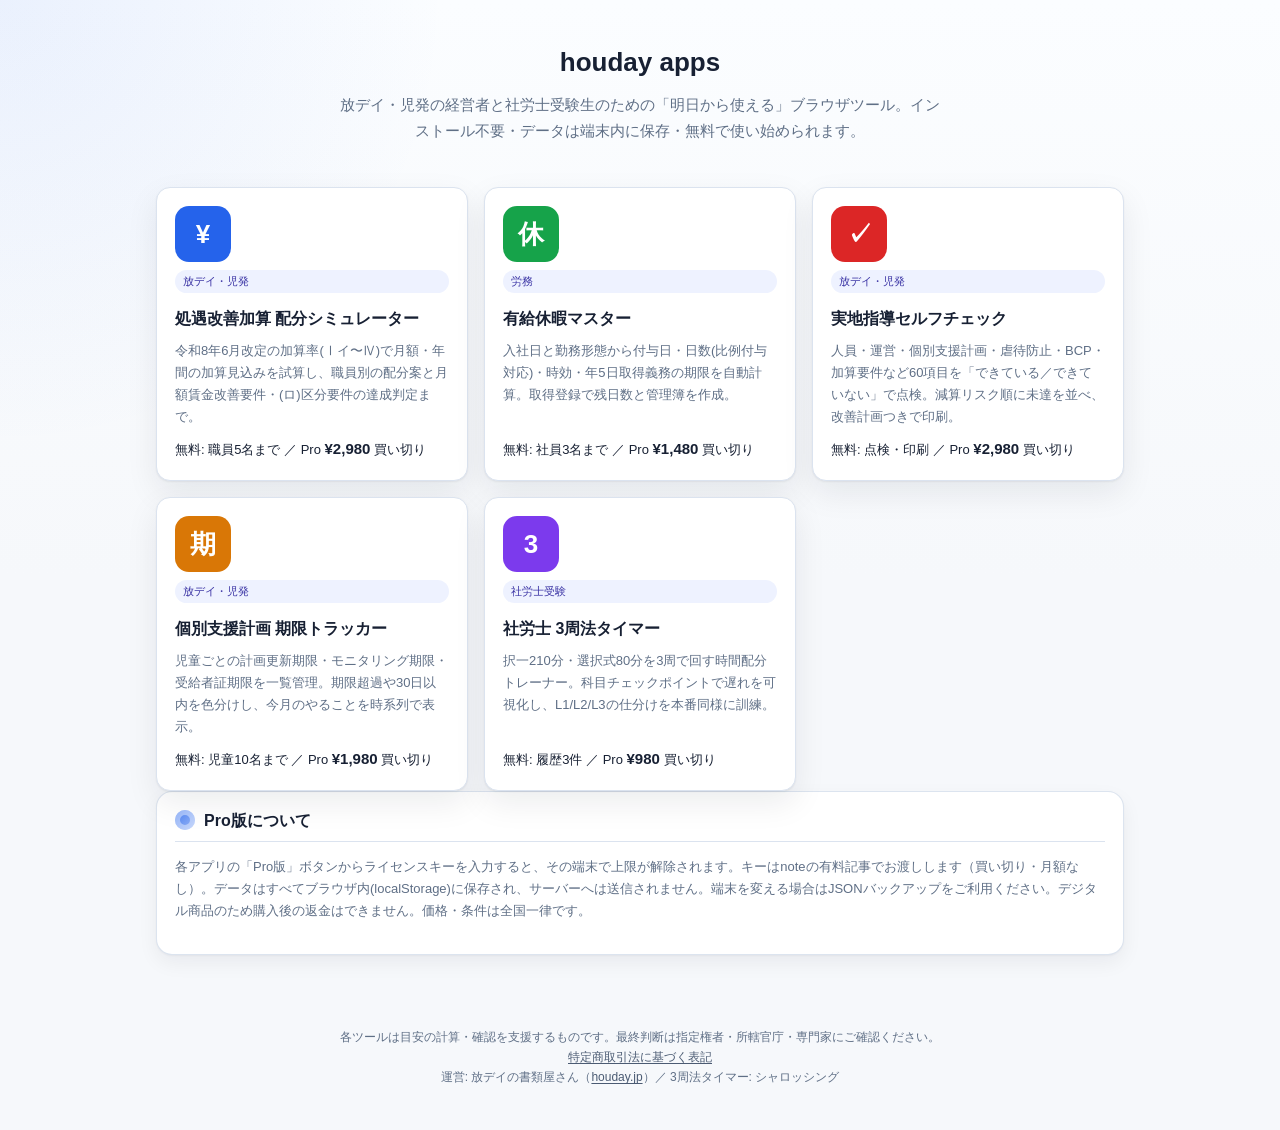
<file: index.html>
<!DOCTYPE html>
<html lang="ja">
<head>
<meta charset="utf-8">
<meta name="viewport" content="width=device-width,initial-scale=1">
<title>houday apps ── 放デイ・児発と社労士受験の実務ツール</title>
<meta name="description" content="放課後等デイサービス・児童発達支援の経営者と社労士受験生のための、ブラウザで動く実務ツール集。処遇改善加算シミュレーター、有給休暇マスター、実地指導セルフチェック、個別支援計画期限トラッカー、3周法タイマー。">
<link rel="stylesheet" href="./common/theme.css">
<style>
.hero{padding:40px 16px 24px;text-align:center}
.hero h1{font-size:26px;margin:0 0 8px}
.hero p{color:var(--muted);margin:0 auto;max-width:600px}
.grid{display:grid;grid-template-columns:repeat(auto-fill,minmax(260px,1fr));gap:16px}
.app{display:flex;flex-direction:column;gap:8px;background:var(--card);border:1px solid var(--line);border-radius:14px;padding:18px;box-shadow:var(--shadow)}
.app .ic{width:56px;height:56px;border-radius:14px;display:flex;align-items:center;justify-content:center;color:#fff;font-size:26px;font-weight:700}
.app h2{font-size:16px;margin:4px 0 0}
.app p{margin:0;font-size:13px;color:var(--muted);flex:1}
.app .price{font-size:13px}
.app .price b{font-size:15px;color:var(--text)}
.tag{font-size:11px;color:#3730a3;background:#eef2ff;border-radius:999px;padding:2px 8px;display:inline-block}
</style>
</head>
<body>
<div class="hero">
  <h1>houday apps</h1>
  <p>放デイ・児発の経営者と社労士受験生のための「明日から使える」ブラウザツール。インストール不要・データは端末内に保存・無料で使い始められます。</p>
</div>
<div class="container">
  <div class="grid">
    <a class="app" href="./apps/shoguu-sim/" style="text-decoration:none;color:inherit">
      <div class="ic" style="background:#2563eb">¥</div><span class="tag">放デイ・児発</span>
      <h2>処遇改善加算 配分シミュレーター</h2>
      <p>令和8年6月改定の加算率(Ⅰイ〜Ⅳ)で月額・年間の加算見込みを試算し、職員別の配分案と月額賃金改善要件・(ロ)区分要件の達成判定まで。</p>
      <div class="price">無料: 職員5名まで ／ Pro <b>¥2,980</b> 買い切り</div>
    </a>
    <a class="app" href="./apps/yukyu-master/" style="text-decoration:none;color:inherit">
      <div class="ic" style="background:#16a34a">休</div><span class="tag">労務</span>
      <h2>有給休暇マスター</h2>
      <p>入社日と勤務形態から付与日・日数(比例付与対応)・時効・年5日取得義務の期限を自動計算。取得登録で残日数と管理簿を作成。</p>
      <div class="price">無料: 社員3名まで ／ Pro <b>¥1,480</b> 買い切り</div>
    </a>
    <a class="app" href="./apps/jitchi-check/" style="text-decoration:none;color:inherit">
      <div class="ic" style="background:#dc2626">✓</div><span class="tag">放デイ・児発</span>
      <h2>実地指導セルフチェック</h2>
      <p>人員・運営・個別支援計画・虐待防止・BCP・加算要件など60項目を「できている／できていない」で点検。減算リスク順に未達を並べ、改善計画つきで印刷。</p>
      <div class="price">無料: 点検・印刷 ／ Pro <b>¥2,980</b> 買い切り</div>
    </a>
    <a class="app" href="./apps/keikaku-tracker/" style="text-decoration:none;color:inherit">
      <div class="ic" style="background:#d97706">期</div><span class="tag">放デイ・児発</span>
      <h2>個別支援計画 期限トラッカー</h2>
      <p>児童ごとの計画更新期限・モニタリング期限・受給者証期限を一覧管理。期限超過や30日以内を色分けし、今月のやることを時系列で表示。</p>
      <div class="price">無料: 児童10名まで ／ Pro <b>¥1,980</b> 買い切り</div>
    </a>
    <a class="app" href="./apps/sanshu-timer/" style="text-decoration:none;color:inherit">
      <div class="ic" style="background:#7c3aed">3</div><span class="tag">社労士受験</span>
      <h2>社労士 3周法タイマー</h2>
      <p>択一210分・選択式80分を3周で回す時間配分トレーナー。科目チェックポイントで遅れを可視化し、L1/L2/L3の仕分けを本番同様に訓練。</p>
      <div class="price">無料: 履歴3件 ／ Pro <b>¥980</b> 買い切り</div>
    </a>
  </div>
  <div class="card">
    <h2>Pro版について</h2>
    <p class="muted">各アプリの「Pro版」ボタンからライセンスキーを入力すると、その端末で上限が解除されます。キーはnoteの有料記事でお渡しします（買い切り・月額なし）。データはすべてブラウザ内(localStorage)に保存され、サーバーへは送信されません。端末を変える場合はJSONバックアップをご利用ください。デジタル商品のため購入後の返金はできません。価格・条件は全国一律です。</p>
  </div>
</div>
<footer class="app-footer">
  各ツールは目安の計算・確認を支援するものです。最終判断は指定権者・所轄官庁・専門家にご確認ください。<br>
  <a href="./tokushoho.html">特定商取引法に基づく表記</a><br>運営: 放デイの書類屋さん（<a href="https://houday.jp/" target="_blank" rel="noopener">houday.jp</a>）／ 3周法タイマー: シャロッシング
</footer>
</body>
</html>
</file>
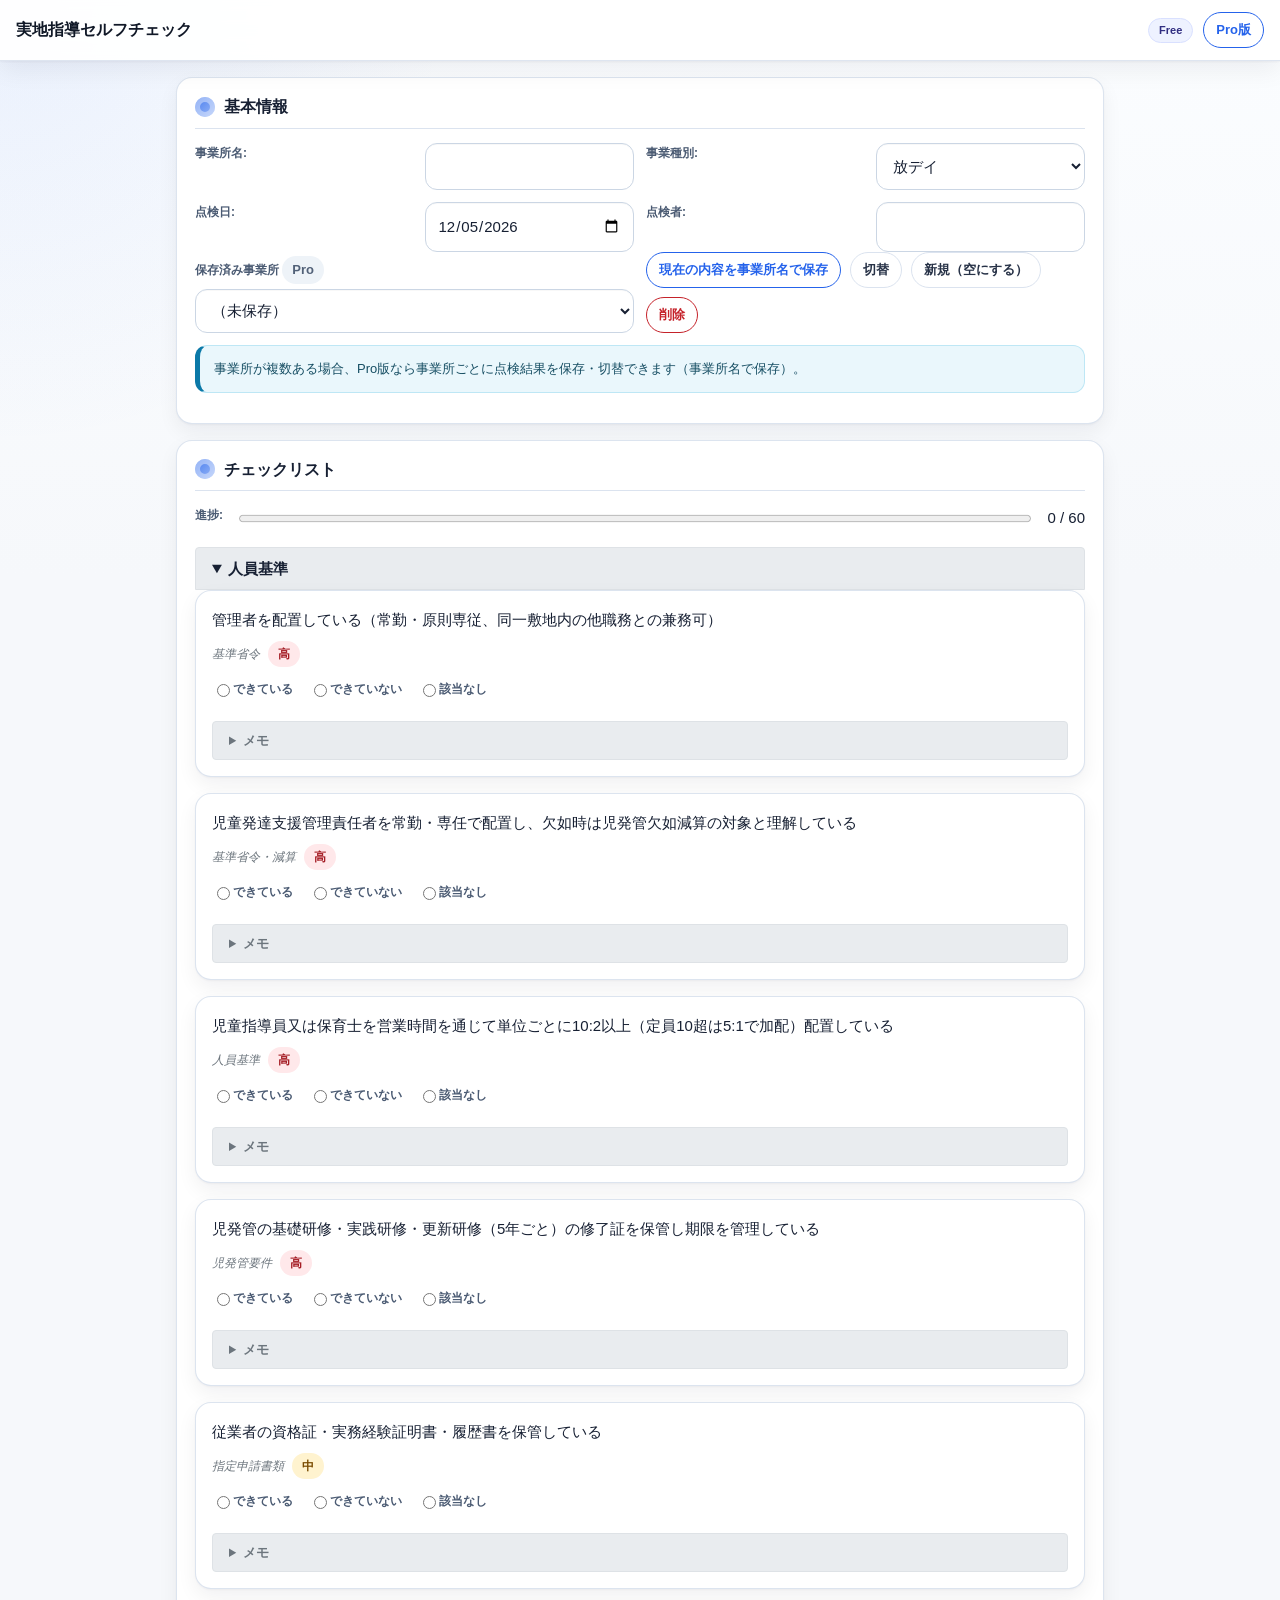
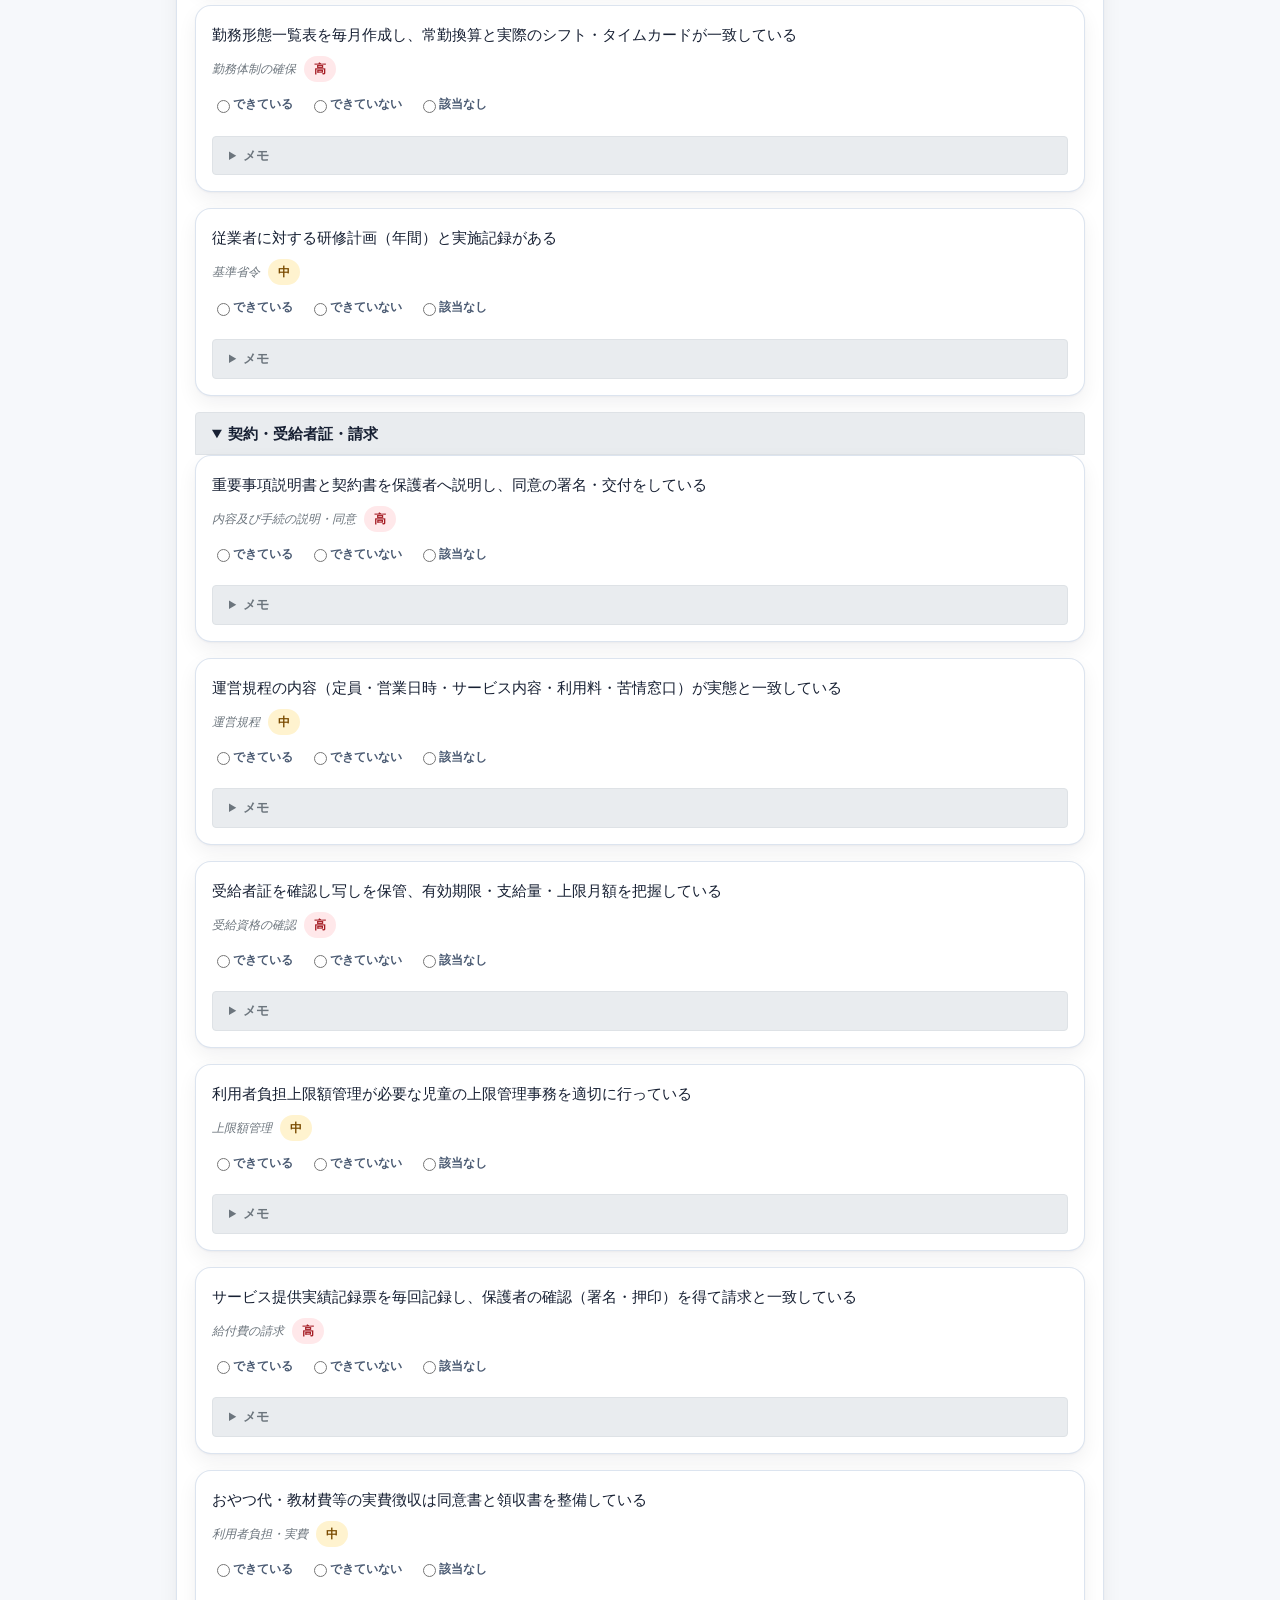
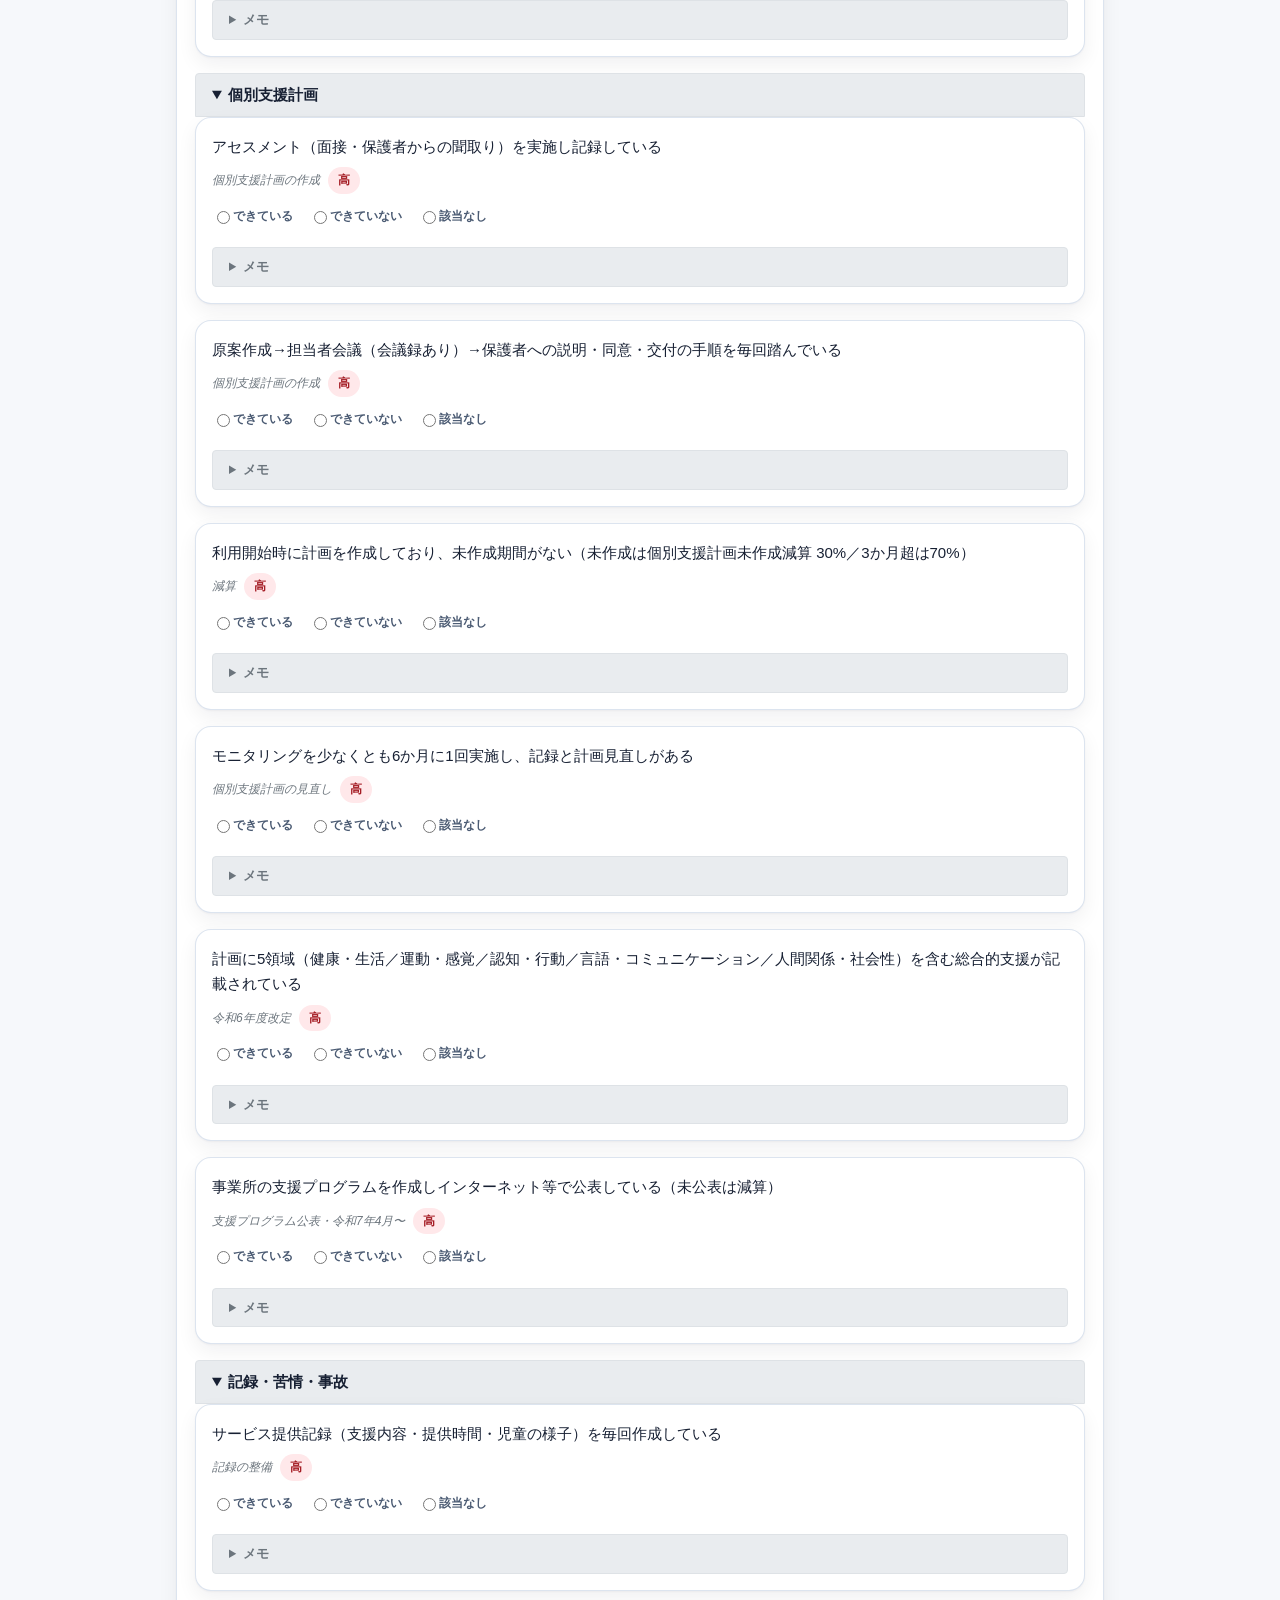
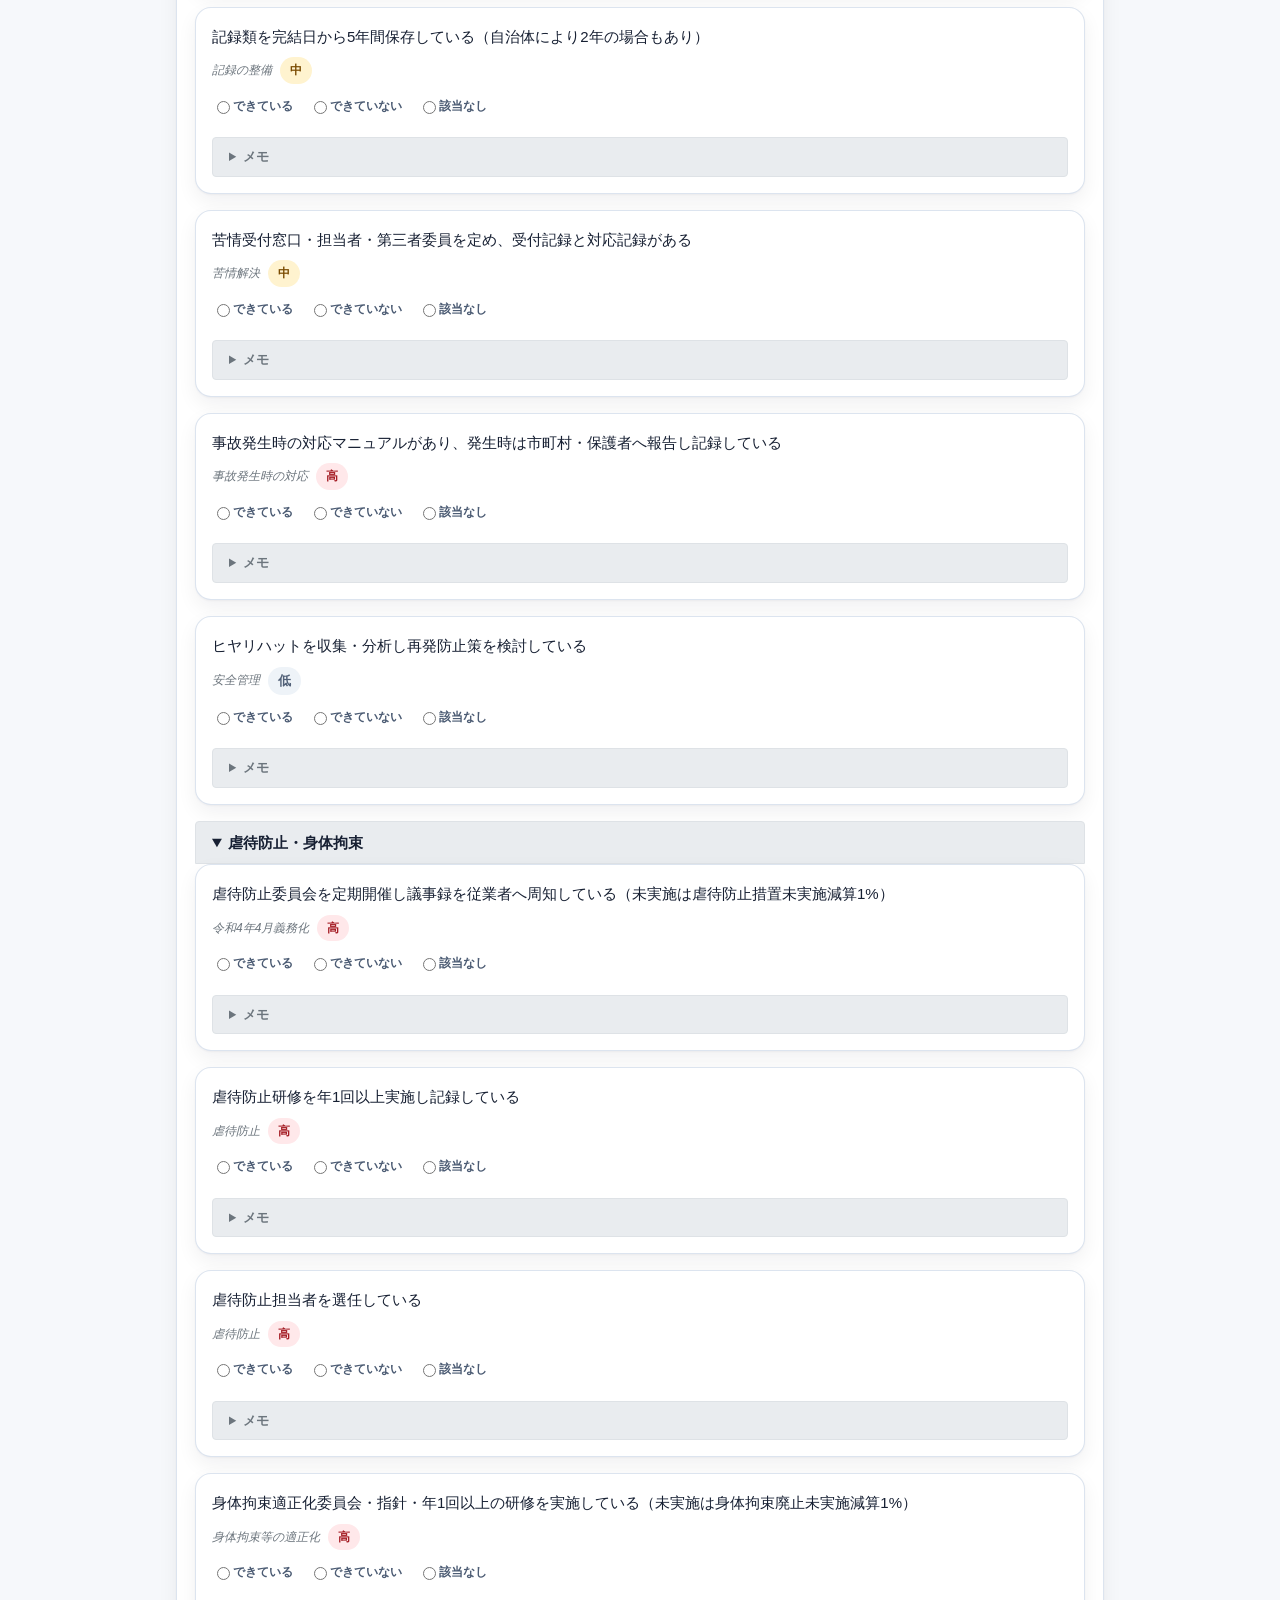
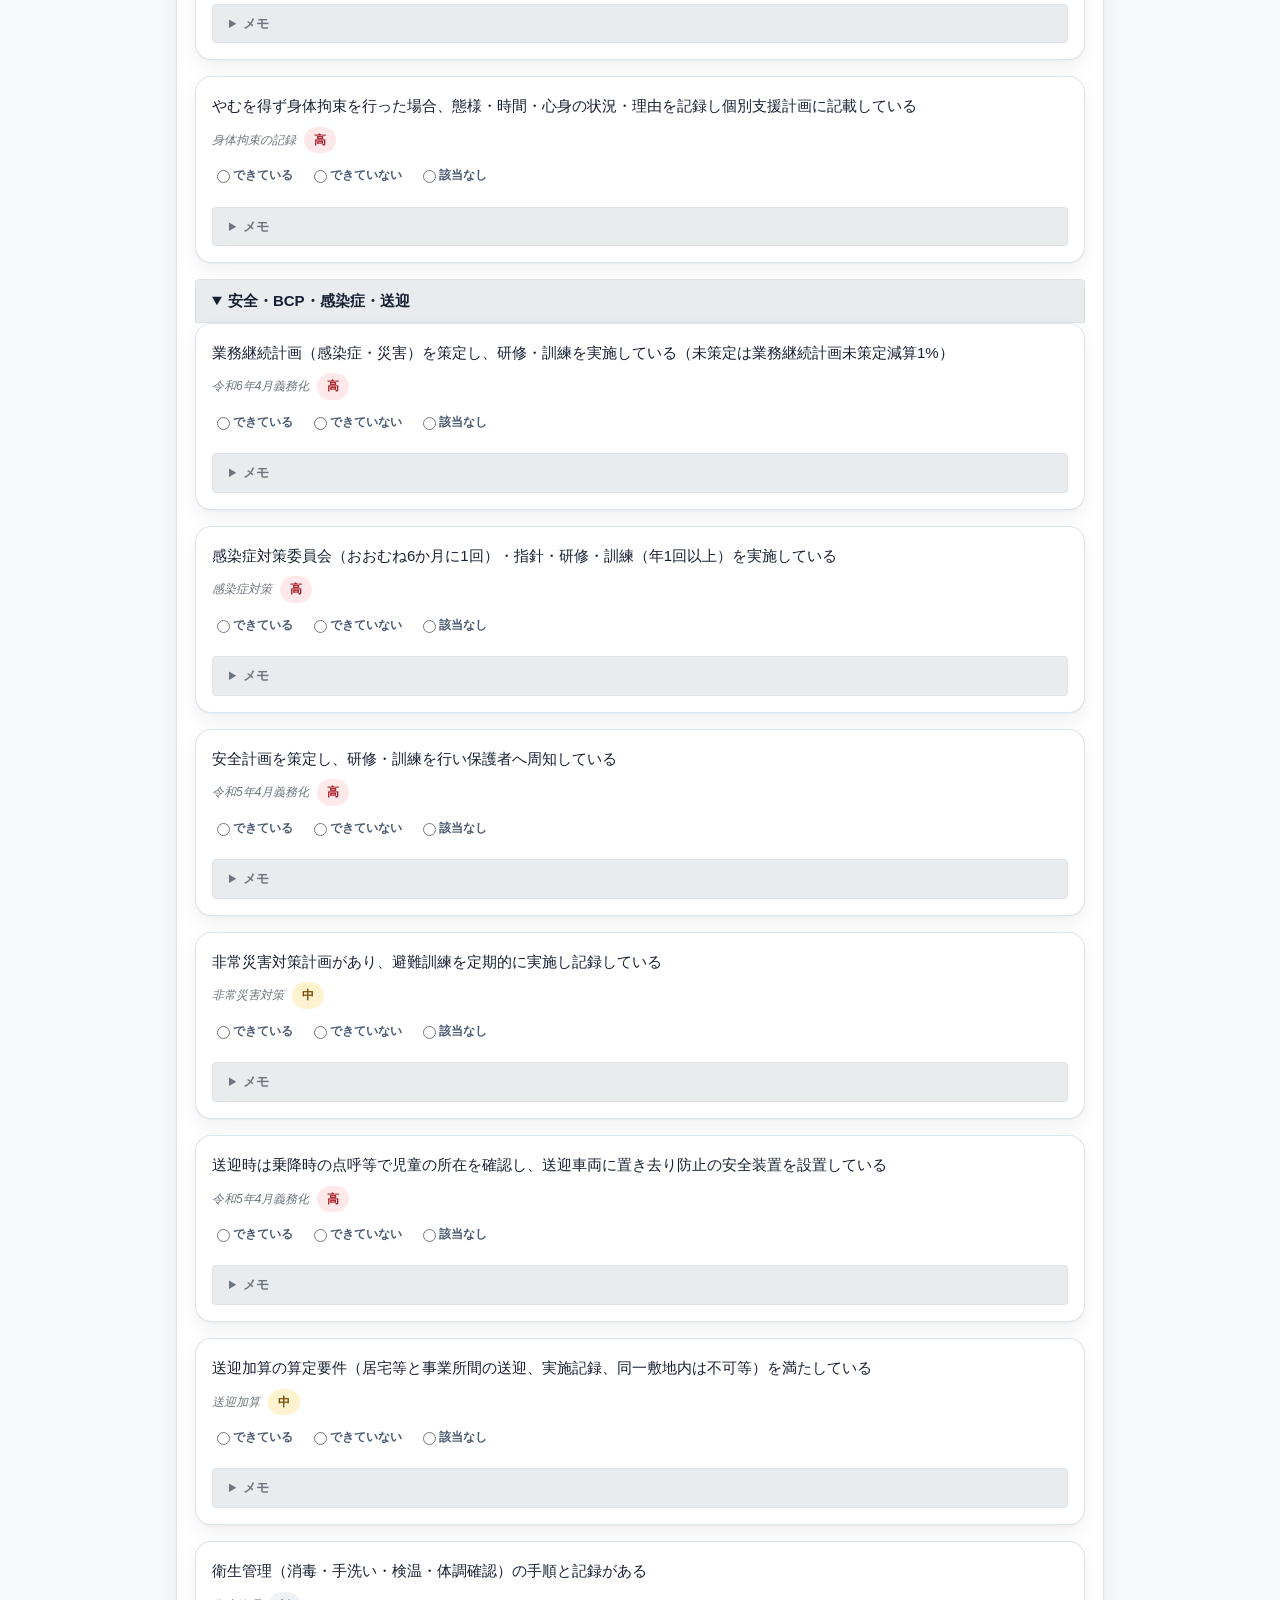
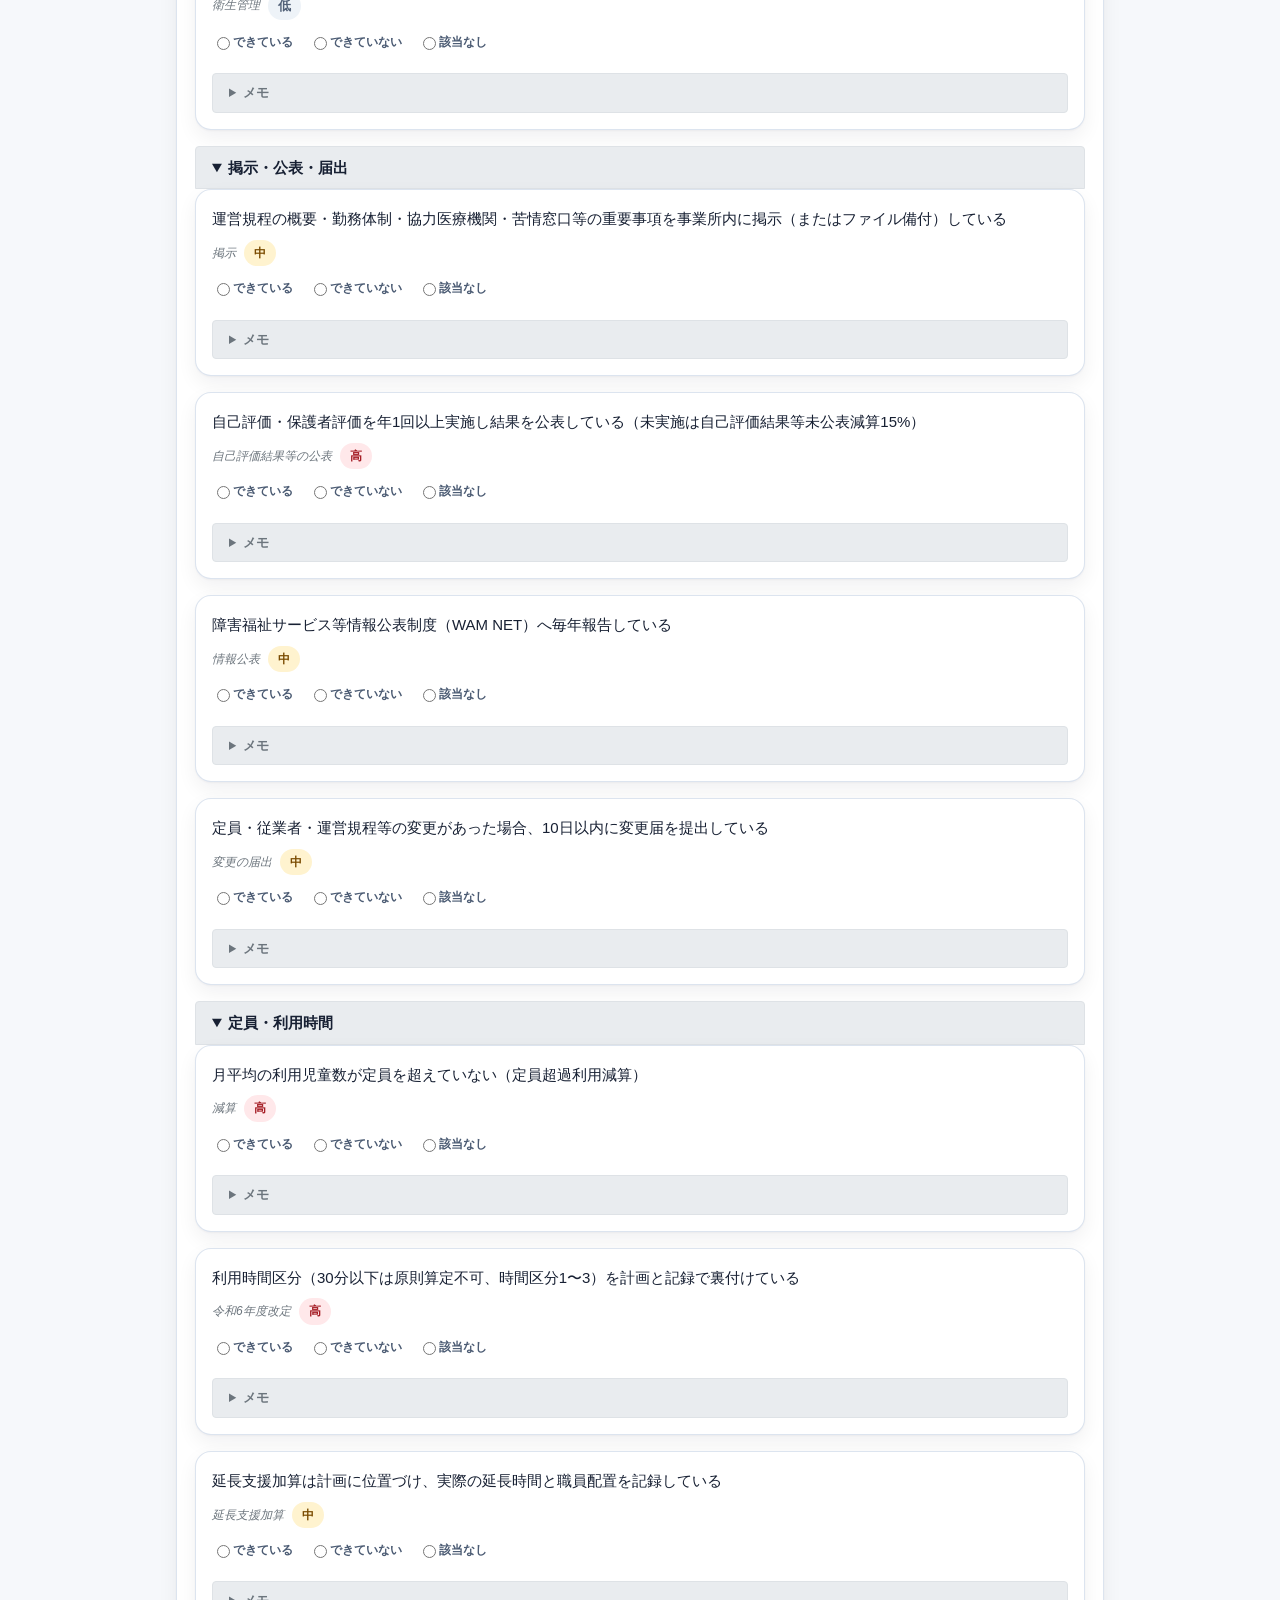
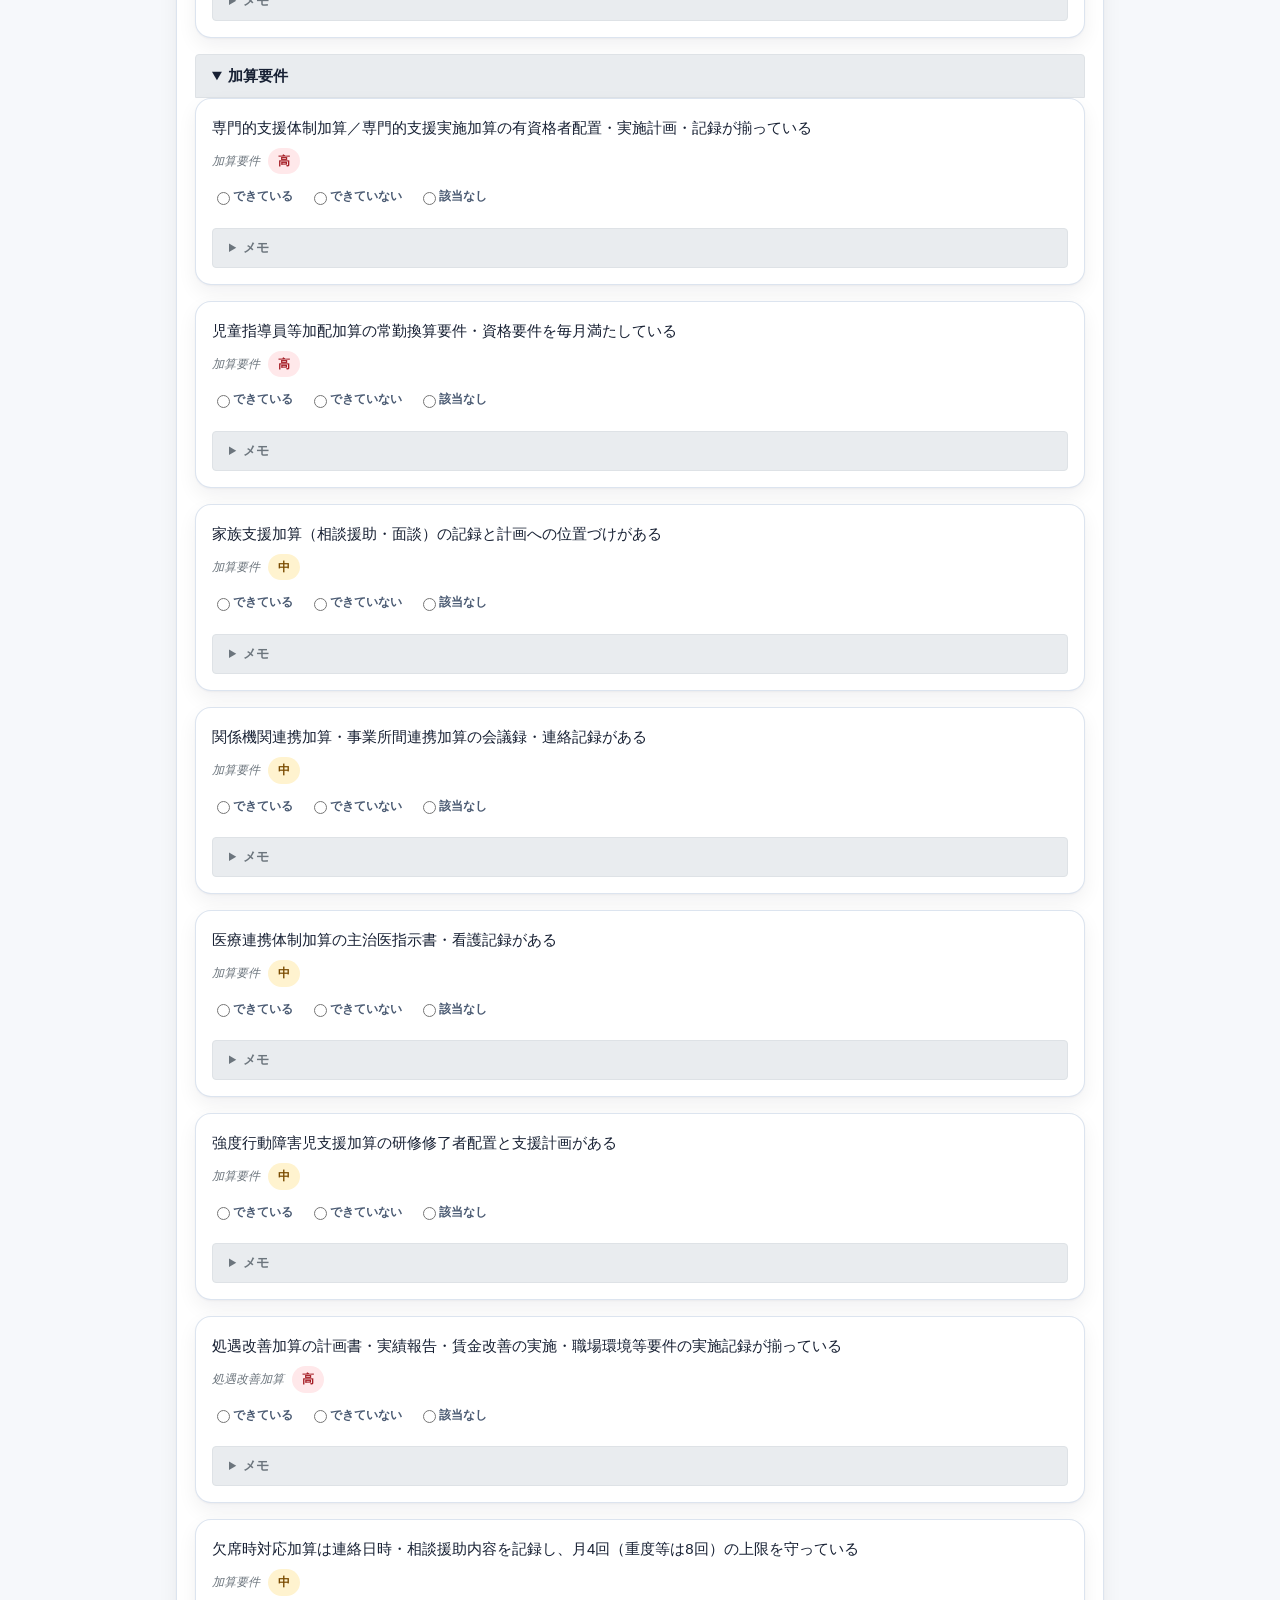
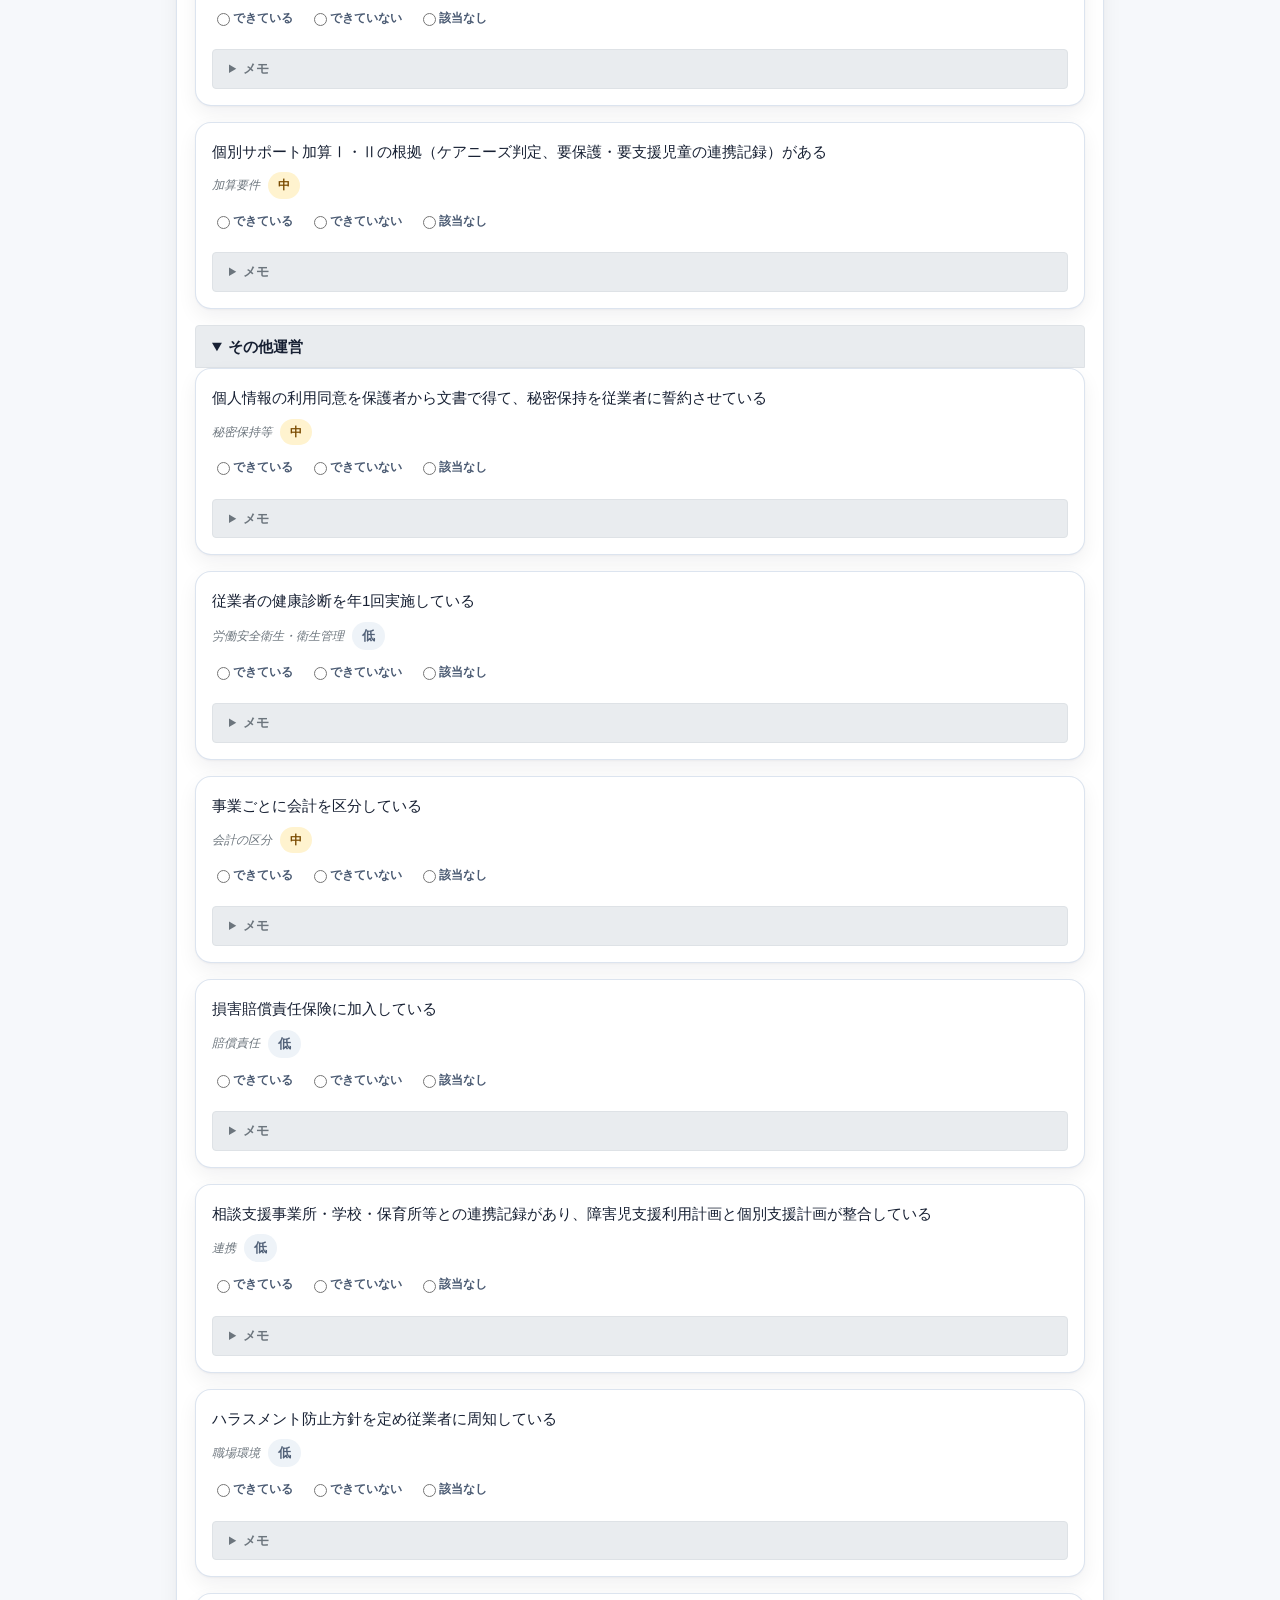
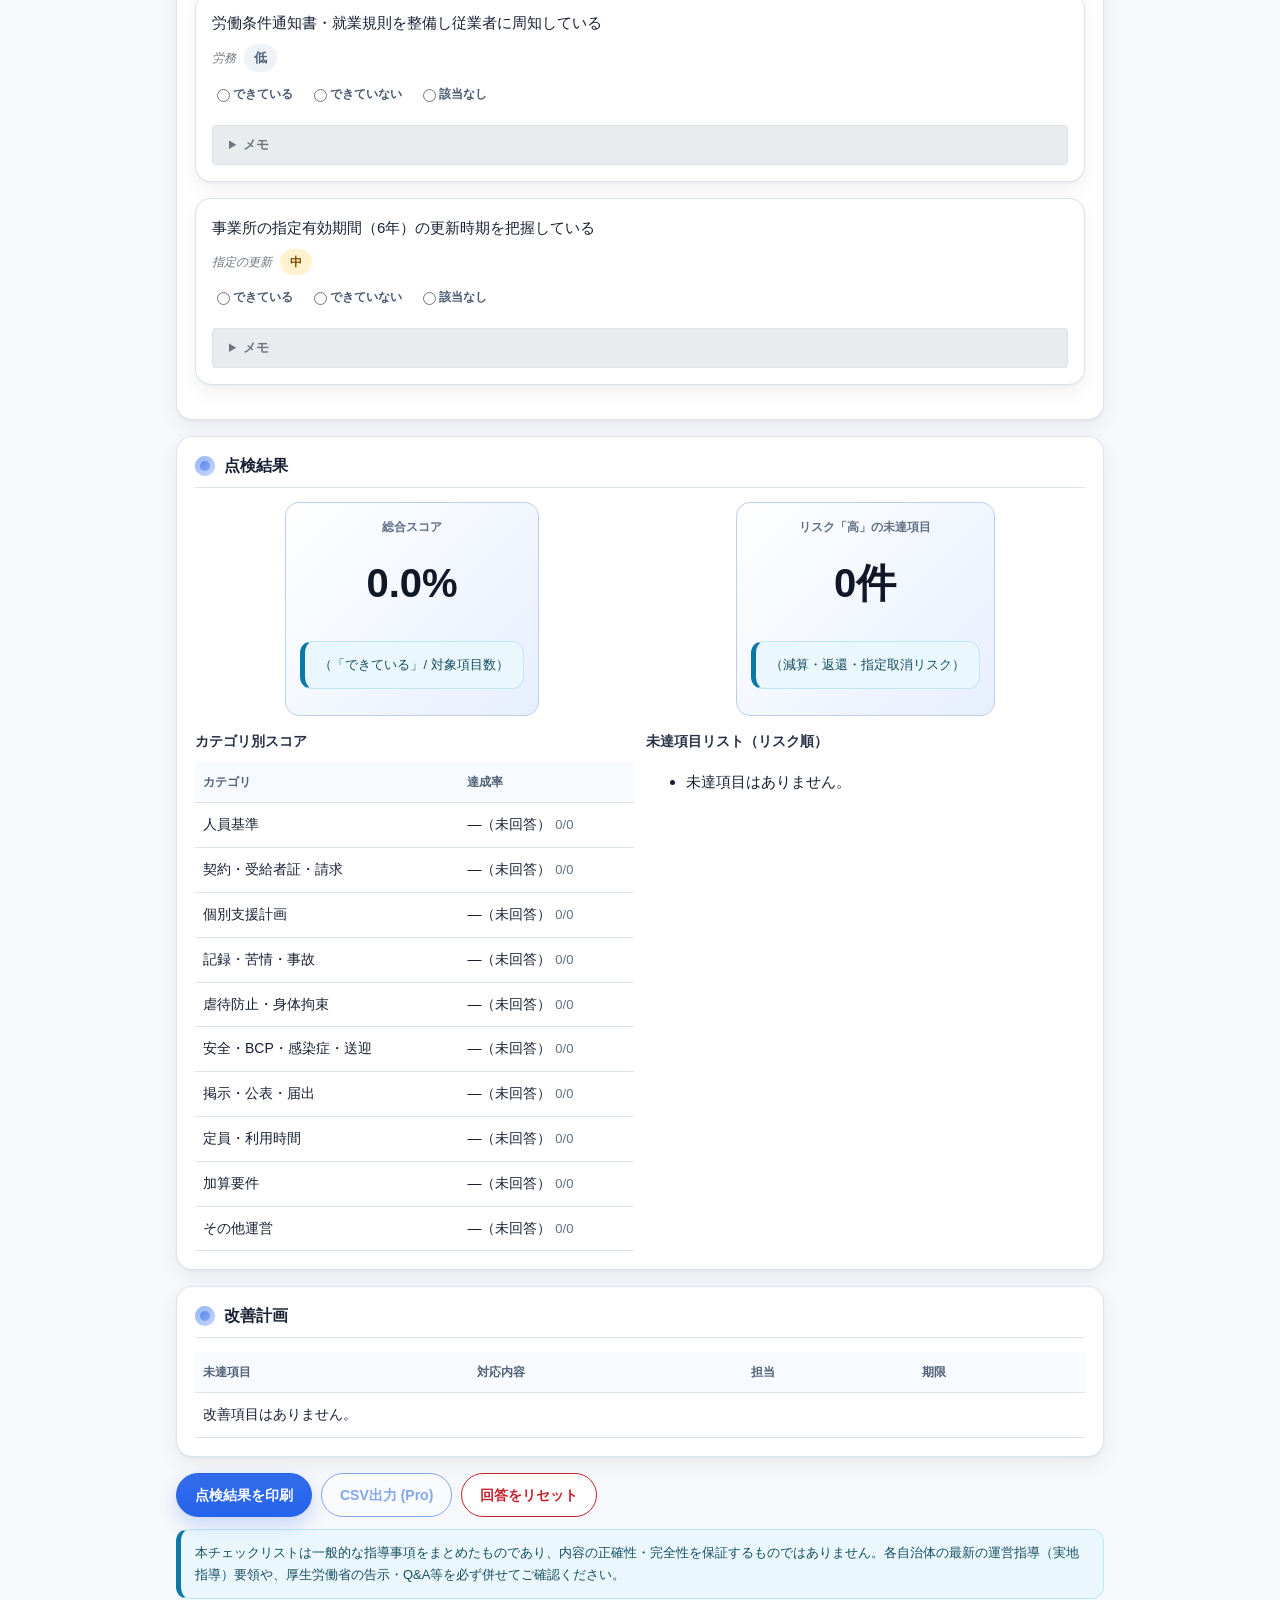
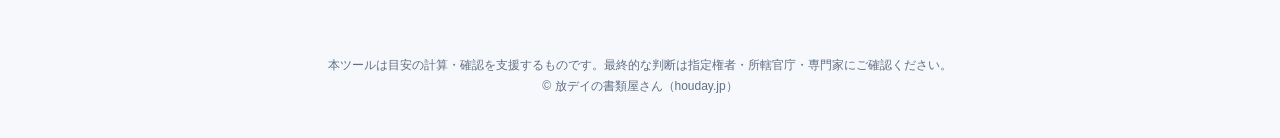
<file: apps/jitchi-check/index.html>
<!DOCTYPE html>
<html lang="ja">
<head>
  <meta charset="UTF-8">
  <meta name="viewport" content="width=device-width, initial-scale=1.0">
  <title>実地指導（運営指導）セルフチェック</title>
  <link rel="stylesheet" href="../../common/theme.css">
  <link rel="stylesheet" href="app.css">
</head>
<body>

  <header class="app-header">
    <h1>実地指導セルフチェック</h1>
    <span class="badge" id="planBadge">Free</span>
    <button class="btn sm secondary" id="proBtn">Pro版</button>
  </header>

  <main class="container">

    <div id="print-header">
      <h1>実地指導（運営指導）セルフチェック 点検レポート</h1>
      <div id="print-info"></div>
    </div>
    
    <div class="card">
      <h2>基本情報</h2>
      <div id="infoInputs" class="row">
        <label for="officeName">事業所名:</label>
        <input type="text" id="officeName">
        <label for="officeType">事業種別:</label>
        <select id="officeType">
          <option>放デイ</option>
          <option>児発</option>
          <option>多機能</option>
        </select>
        <label for="checkDate">点検日:</label>
        <input type="date" id="checkDate">
        <label for="checkerName">点検者:</label>
        <input type="text" id="checkerName">
      </div>
      <div class="row no-print" id="officeSlots" style="align-items:flex-end">
        <div><label>保存済み事業所 <span class="pill muted">Pro</span></label><select id="slotSelect"><option value="">（未保存）</option></select></div>
        <div class="btn-row" style="margin-top:0"><button class="btn sm secondary" id="slotSaveBtn">現在の内容を事業所名で保存</button><button class="btn sm ghost" id="slotLoadBtn">切替</button><button class="btn sm ghost" id="slotNewBtn">新規（空にする）</button><button class="btn sm danger" id="slotDeleteBtn">削除</button></div>
      </div>
      <p class="note">事業所が複数ある場合、Pro版なら事業所ごとに点検結果を保存・切替できます（事業所名で保存）。</p>
    </div>

    <div class="card">
        <h2>チェックリスト</h2>
        <div id="progress-bar-container">
            <label for="progress">進捗:</label>
            <progress id="progress" value="0" max="60"></progress>
            <span id="progressLabel">0 / 60</span>
        </div>
        <div id="checklistContainer">
            <!-- チェックリスト項目がJSによって挿入されます -->
        </div>
    </div>

    <div class="card">
      <h2>点検結果</h2>
      <div class="result-kpis">
        <div class="kpi">
          <div class="label">総合スコア</div>
          <div class="value"><span id="overallScore">0.0</span>%</div>
          <div class="note">（「できている」/ 対象項目数）</div>
        </div>
        <div class="kpi">
          <div class="label">リスク「高」の未達項目</div>
          <div class="value"><span id="highRiskCount">0</span>件</div>
          <div class="note">（減算・返還・指定取消リスク）</div>
        </div>
      </div>
      <div class="row">
        <div class="table-wrap">
          <h3>カテゴリ別スコア</h3>
          <table id="categoryScores">
            <thead>
              <tr>
                <th>カテゴリ</th>
                <th>達成率</th>
              </tr>
            </thead>
            <tbody>
              <!-- カテゴリ別スコアがJSによって挿入されます -->
            </tbody>
          </table>
        </div>
        <div class="not-compliant-container">
            <h3>未達項目リスト（リスク順）</h3>
            <ul id="notCompliantList">
                <!-- 未達項目がJSによって挿入されます -->
            </ul>
        </div>
      </div>
    </div>
    
    <div class="card">
      <h2>改善計画</h2>
      <div class="table-wrap">
        <table id="improvementPlan">
          <thead>
            <tr>
              <th>未達項目</th>
              <th>対応内容</th>
              <th>担当</th>
              <th>期限</th>
            </tr>
          </thead>
          <tbody>
            <!-- 改善計画がJSによって挿入されます -->
          </tbody>
        </table>
      </div>
      <div id="planProNote" class="note hidden">
        改善計画の入力・保存はPro版の機能です。
        <button class="btn sm">アップグレード</button>
      </div>
    </div>

    <div class="btn-row">
      <button id="printBtn" class="btn">点検結果を印刷</button>
      <button id="csvBtn" class="btn secondary" title="Pro版で利用できます" disabled>CSV出力 (Pro)</button>
      <button id="resetBtn" class="btn danger">回答をリセット</button>
    </div>
    
    <p class="note">本チェックリストは一般的な指導事項をまとめたものであり、内容の正確性・完全性を保証するものではありません。各自治体の最新の運営指導（実地指導）要領や、厚生労働省の告示・Q&A等を必ず併せてご確認ください。</p>

  </main>

  <footer class="app-footer">本ツールは目安の計算・確認を支援するものです。最終的な判断は指定権者・所轄官庁・専門家にご確認ください。<br>© 放デイの書類屋さん（houday.jp）</footer>

  <script src="../../common/license.js" data-app="jitchi-check"></script>
  <script src="app.js"></script>
</body>
</html>
</file>
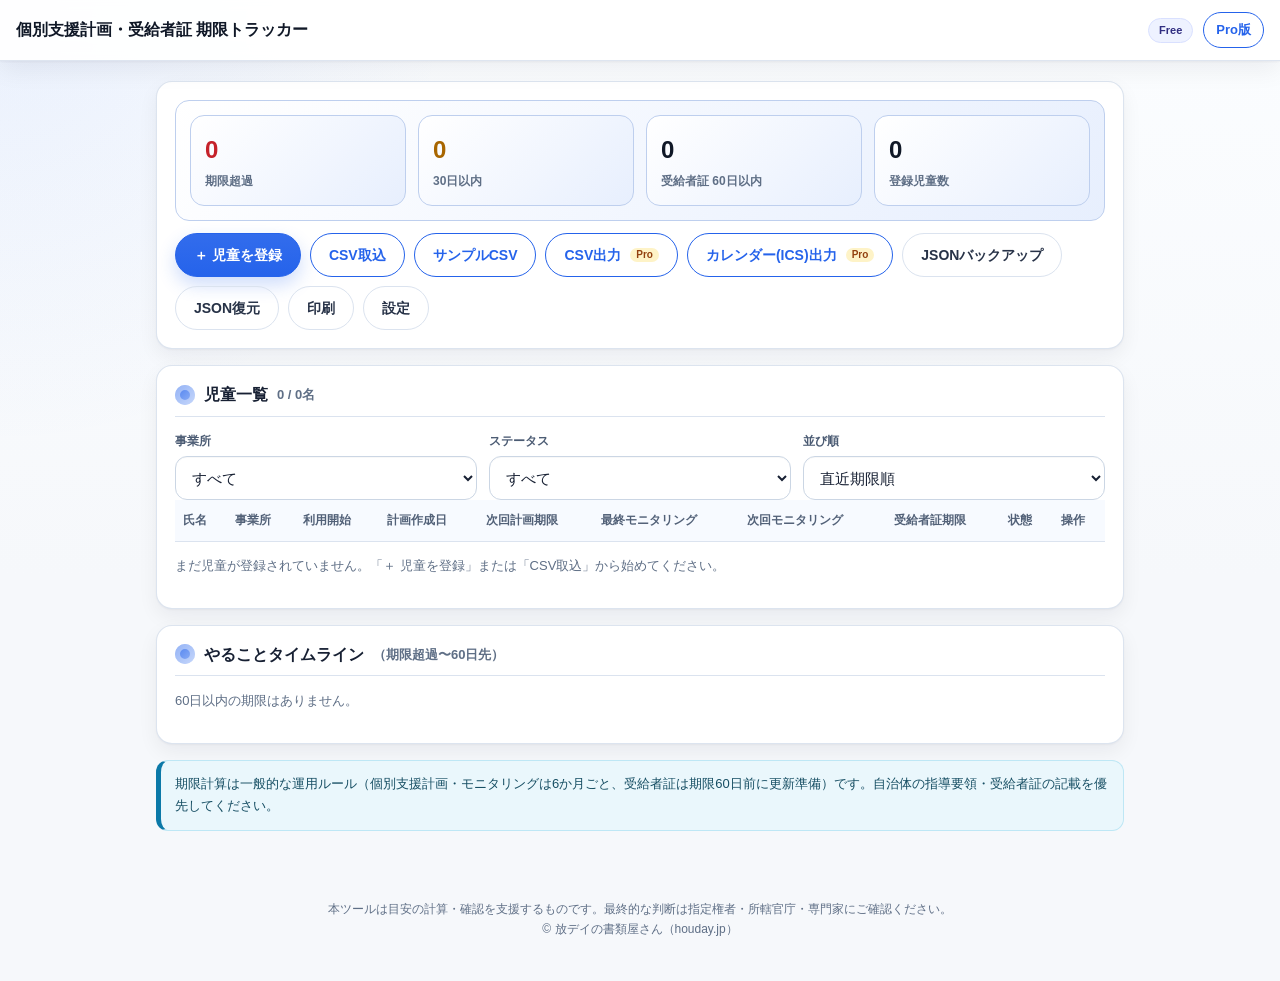
<file: apps/keikaku-tracker/index.html>
<!DOCTYPE html>
<html lang="ja">
<head>
<meta charset="utf-8">
<meta name="viewport" content="width=device-width,initial-scale=1,viewport-fit=cover">
<title>個別支援計画・受給者証 期限トラッカー</title>
<meta name="description" content="放デイ・児発の児童ごとに個別支援計画の更新期限・モニタリング期限・受給者証の有効期限を一覧管理。期限超過を色分けし、今月のやることを時系列で表示。">
<link rel="manifest" href="./manifest.webmanifest">
<meta name="theme-color" content="#d97706">
<link rel="apple-touch-icon" href="./icons/apple-touch-icon.png">
<link rel="stylesheet" href="../../common/theme.css">
<link rel="stylesheet" href="./app.css">
</head>
<body>
<header class="app-header"><h1>個別支援計画・受給者証 期限トラッカー</h1><span class="badge" id="planBadge">Free</span><button class="btn sm secondary" id="proBtn">Pro版</button></header>
<div class="container">
  <div class="card no-print">
    <div class="kpi">
      <div class="tile ng"><div class="v" id="kpiOverdue">0</div><div class="l">期限超過</div></div>
      <div class="tile warn"><div class="v" id="kpiSoon">0</div><div class="l">30日以内</div></div>
      <div class="tile"><div class="v" id="kpiCert">0</div><div class="l">受給者証 60日以内</div></div>
      <div class="tile"><div class="v" id="kpiTotal">0</div><div class="l">登録児童数</div></div>
    </div>
    <div class="btn-row">
      <button class="btn" id="addBtn">＋ 児童を登録</button>
      <button class="btn secondary" id="csvImportBtn">CSV取込</button>
      <button class="btn secondary" id="sampleCsvBtn">サンプルCSV</button>
      <button class="btn secondary" id="csvExportBtn">CSV出力 <span class="pro-tag">Pro</span></button>
      <button class="btn secondary" id="icsExportBtn">カレンダー(ICS)出力 <span class="pro-tag">Pro</span></button>
      <button class="btn ghost" id="jsonExportBtn">JSONバックアップ</button>
      <button class="btn ghost" id="jsonImportBtn">JSON復元</button>
      <button class="btn ghost" id="printBtn">印刷</button>
      <button class="btn ghost" id="settingsBtn">設定</button>
      <input type="file" id="csvFile" accept=".csv,text/csv" class="hidden">
      <input type="file" id="jsonFile" accept=".json,application/json" class="hidden">
    </div>
    <div class="alert hidden" id="limitAlert">Free版は児童10名まで登録できます。Pro版なら無制限です。 <button class="btn sm" id="limitProBtn">Pro版を見る</button></div>
  </div>

  <div class="card">
    <h2>児童一覧 <span class="muted" id="listCount"></span></h2>
    <div class="row no-print filters">
      <div><label>事業所</label><select id="filterOffice"><option value="">すべて</option></select></div>
      <div><label>ステータス</label><select id="filterStatus"><option value="">すべて</option><option value="ng">期限超過</option><option value="warn">30日以内</option><option value="attention">31〜60日</option><option value="ok">余裕あり</option></select></div>
      <div><label>並び順</label><select id="sortOrder"><option value="deadline">直近期限順</option><option value="name">氏名順</option><option value="office">事業所順</option></select></div>
    </div>
    <div class="table-wrap"><table id="childTable">
      <thead><tr><th>氏名</th><th>事業所</th><th>利用開始</th><th>計画作成日</th><th>次回計画期限</th><th>最終モニタリング</th><th>次回モニタリング</th><th>受給者証期限</th><th>状態</th><th class="no-print">操作</th></tr></thead>
      <tbody id="childBody"></tbody>
    </table></div>
    <p class="muted" id="emptyMsg">まだ児童が登録されていません。「＋ 児童を登録」または「CSV取込」から始めてください。</p>
  </div>

  <div class="card">
    <h2>やることタイムライン <span class="muted">（期限超過〜60日先）</span></h2>
    <div id="timeline"></div>
  </div>

  <div class="note">期限計算は一般的な運用ルール（個別支援計画・モニタリングは6か月ごと、受給者証は期限60日前に更新準備）です。自治体の指導要領・受給者証の記載を優先してください。</div>
</div>

<!-- 児童編集モーダル -->
<div class="modal-bg hidden" id="editModal">
  <div class="modal modal-wide">
    <h2 id="modalTitle">児童を登録</h2>
    <form id="editForm">
      <input type="hidden" id="fId">
      <div class="row">
        <div><label>氏名（イニシャル可）*</label><input type="text" id="fName" required></div>
        <div><label>事業所名</label><input type="text" id="fOffice" list="officeList"><datalist id="officeList"></datalist></div>
      </div>
      <div class="row">
        <div><label>受給者証番号</label><input type="text" id="fCertNo"></div>
        <div><label>受給者証 有効期限</label><input type="date" id="fCertExpire"></div>
      </div>
      <div class="row">
        <div><label>利用開始日</label><input type="date" id="fStart"></div>
        <div><label>個別支援計画 作成日（同意日）</label><input type="date" id="fPlan"></div>
        <div><label>最終モニタリング日</label><input type="date" id="fMon"></div>
      </div>
      <div class="row">
        <div><label>担当児発管</label><input type="text" id="fManager"></div>
        <div><label>メモ</label><input type="text" id="fMemo"></div>
      </div>
      <div id="historyBox" class="muted"></div>
      <div class="btn-row"><button type="submit" class="btn">保存</button><button type="button" class="btn ghost" id="cancelBtn">キャンセル</button></div>
    </form>
  </div>
</div>

<!-- 更新記録モーダル -->
<div class="modal-bg hidden" id="recordModal">
  <div class="modal">
    <h2 id="recordTitle">更新を記録</h2>
    <p class="muted" id="recordDesc"></p>
    <label>実施日</label><input type="date" id="recordDate">
    <div class="btn-row"><button class="btn" id="recordSaveBtn">記録する</button><button class="btn ghost" id="recordCancelBtn">キャンセル</button></div>
  </div>
</div>

<!-- 設定モーダル -->
<div class="modal-bg hidden" id="settingsModal">
  <div class="modal">
    <h2>設定</h2>
    <div class="row">
      <div><label>計画の見直し間隔</label><select id="sPlanMonths"><option value="6">6か月</option><option value="3">3か月</option></select></div>
      <div><label>モニタリング間隔</label><select id="sMonMonths"><option value="6">6か月</option><option value="3">3か月</option><option value="1">1か月</option></select></div>
    </div>
    <div class="btn-row"><button class="btn" id="settingsSaveBtn">保存</button><button class="btn ghost" id="settingsCancelBtn">閉じる</button><button class="btn danger" id="clearAllBtn">全データ削除</button></div>
  </div>
</div>

<footer class="app-footer">本ツールは目安の計算・確認を支援するものです。最終的な判断は指定権者・所轄官庁・専門家にご確認ください。<br>© 放デイの書類屋さん（houday.jp）</footer>
<script src="../../common/license.js" data-app="keikaku-tracker"></script>
<script src="./app.js"></script>
</body>
</html>
</file>
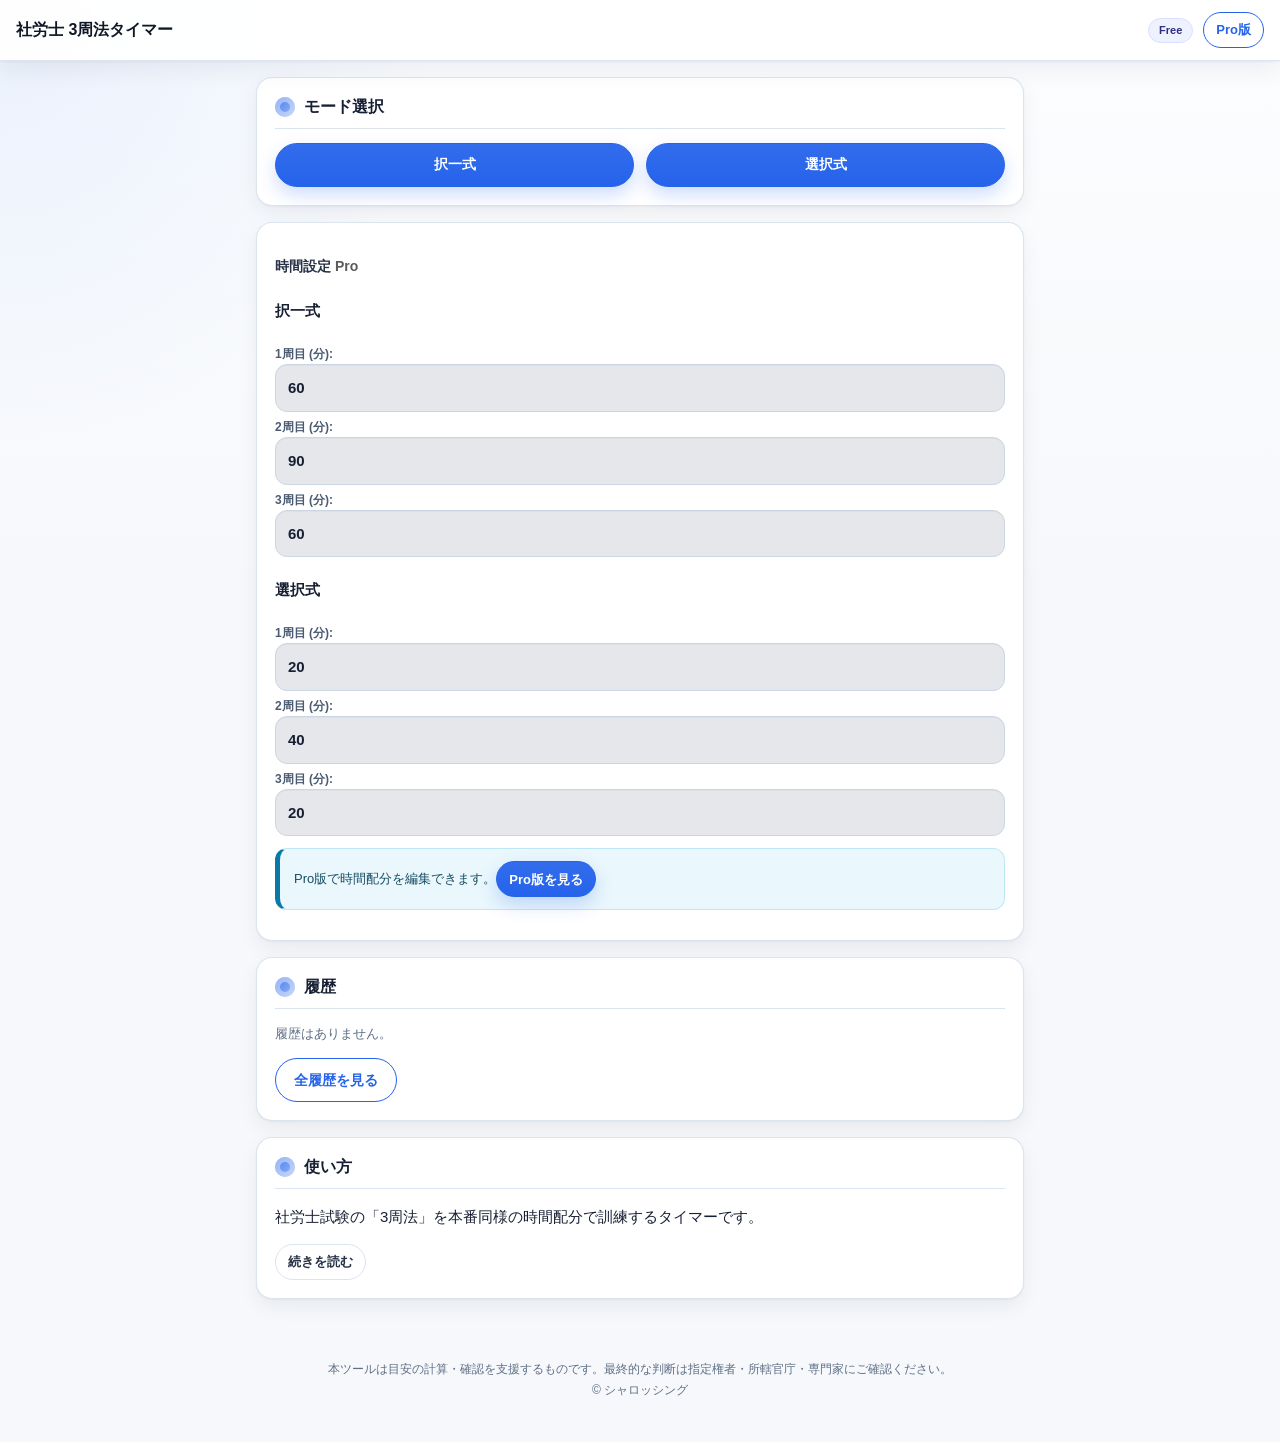
<file: apps/sanshu-timer/index.html>
<!DOCTYPE html>
<html lang="ja">
<head>
    <meta charset="UTF-8">
    <meta name="viewport" content="width=device-width, initial-scale=1.0">
    <title>社労士 3周法タイマー</title>
    <link rel="stylesheet" href="../../common/theme.css">
    <link rel="stylesheet" href="app.css">
</head>
<body>
    <header class="app-header">
        <h1>社労士 3周法タイマー</h1>
        <span class="badge" id="planBadge">Free</span>
        <button class="btn sm secondary" id="proBtn">Pro版</button>
    </header>

    <div id="main" class="container">
        <!-- Screen: Mode Selection -->
        <div id="mode-selection-screen">
            <div class="card">
                <h2>モード選択</h2>
                <div class="row">
                    <button id="start-takuitsu-btn" class="btn">択一式</button>
                    <button id="start-sentaku-btn" class="btn">選択式</button>
                </div>
            </div>
            <div id="settings-card" class="card">
                <h3>時間設定 <span class="pro-lock">Pro</span></h3>
                <div id="takuitsu-settings" class="hidden">
                    <h4>択一式</h4>
                    <label>1周目 (分): <input type="number" id="taku-round1-time" value="60" disabled></label>
                    <label>2周目 (分): <input type="number" id="taku-round2-time" value="90" disabled></label>
                    <label>3周目 (分): <input type="number" id="taku-round3-time" value="60" disabled></label>
                </div>
                <div id="sentaku-settings" class="hidden">
                    <h4>選択式</h4>
                    <label>1周目 (分): <input type="number" id="sentaku-round1-time" value="20" disabled></label>
                    <label>2周目 (分): <input type="number" id="sentaku-round2-time" value="40" disabled></label>
                    <label>3周目 (分): <input type="number" id="sentaku-round3-time" value="20" disabled></label>
                </div>
                <div class="note">Pro版で時間配分を編集できます。<button id="settings-pro-btn" class="btn sm">Pro版を見る</button></div>
            </div>
            <div class="card">
                <h2>履歴</h2>
                <div id="history-list-summary"></div>
                <div class="btn-row">
                    <button id="history-btn" class="btn secondary">全履歴を見る</button>
                </div>
            </div>
            <div class="card">
                <h2>使い方</h2>
                <p>社労士試験の「3周法」を本番同様の時間配分で訓練するタイマーです。</p>
                <div id="usage-card" class="hidden">
                    <h4>3周法とは？</h4>
                    <p><strong>1周目:</strong> 全問を高速で確認し、解答の確信度に応じて「L1(確信)」「L2(迷い)」「L3(捨て)」に分類します。</p>
                    <p><strong>2周目:</strong> 「L2(迷い)」の問題をじっくり解きます。</p>
                    <p><strong>3周目:</strong> 「L3(捨て)」の問題に挑戦し、全体の見直しをします。</p>
                </div>
                <button id="toggle-usage-btn" class="btn sm ghost">続きを読む</button>
            </div>
        </div>

        <!-- Screen: Timer -->
        <div id="timer-screen" class="hidden">
            <div class="kpi-group">
                <div class="kpi">
                    <span class="label">周回</span>
                    <span id="current-round-display">1/3</span>
                </div>
                <div class="kpi">
                    <span class="label">周回 残り時間</span>
                    <span id="round-timer-display">--:--</span>
                </div>
                <div class="kpi">
                    <span class="label">全体経過</span>
                    <span id="total-timer-display">--:--</span>
                </div>
            </div>

            <div id="checkpoint-bar" class="table-wrap"></div>
            
            <div id="question-grid-container" class="card">
                <div id="question-grid-takuitsu" class="hidden"></div>
                <div id="question-grid-sentaku" class="hidden"></div>
            </div>
            
            <div class="btn-row">
                <button id="next-round-btn" class="btn">2周目へ</button>
                <button id="pause-resume-btn" class="btn secondary">一時停止</button>
                <button id="stop-btn" class="btn danger">中断</button>
            </div>
            <div class="row">
                <label>サウンド <input type="checkbox" id="sound-toggle" checked></label>
            </div>
        </div>

        <!-- Screen: Result -->
        <div id="result-screen" class="hidden">
            <h2>結果</h2>
            <div class="card">
                <div class="row">
                    <div class="kpi">
                        <span class="label">モード</span>
                        <span id="result-mode"></span>
                    </div>
                    <div class="kpi">
                        <span class="label">総所要時間</span>
                        <span id="result-total-time"></span>
                    </div>
                </div>
                <h3>科目別集計</h3>
                <div id="result-summary" class="table-wrap"></div>
                <h3>1周目 CPからの時間差</h3>
                <div id="result-cp-diff" class="table-wrap"></div>
                <div id="result-warnings"></div>
                
                <h3>今回のメモ</h3>
                <textarea id="result-memo" rows="4" placeholder="今回の課題や気づきをメモ..."></textarea>
                <div class="btn-row">
                    <button id="save-memo-btn" class="btn">メモを保存</button>
                </div>
            </div>
            <div class="btn-row">
                <button id="back-to-top-btn" class="btn secondary">トップに戻る</button>
            </div>
        </div>

        <!-- Screen: History -->
        <div id="history-screen" class="hidden">
            <h2>履歴</h2>
            <div id="history-list-full">
                <!-- 履歴がここに挿入される -->
            </div>
            <div id="history-pro-note" class="note hidden">
                Pro版では履歴を無制限に保存し、科目別の成長グラフを確認できます。
                <button id="history-pro-btn" class="btn sm">Pro版を見る</button>
            </div>
            <canvas id="history-chart" class="hidden" width="300" height="150"></canvas>
            <div class="btn-row">
                <button id="back-to-top-from-history-btn" class="btn secondary">トップに戻る</button>
            </div>
        </div>

    </div>

    <div class="lock-overlay hidden">
        <div class="pro-lock"></div>
        <span>Pro版の機能です</span>
    </div>

    <div id="confirm-dialog" class="modal-bg hidden">
        <div class="modal">
            <p id="confirm-message"></p>
            <div class="btn-row">
                <button id="confirm-ok-btn" class="btn">OK</button>
                <button id="confirm-cancel-btn" class="btn secondary">キャンセル</button>
            </div>
        </div>
    </div>


    <footer class="app-footer">本ツールは目安の計算・確認を支援するものです。最終的な判断は指定権者・所轄官庁・専門家にご確認ください。<br>© シャロッシング</footer>

    <script src="../../common/license.js" data-app="sanshu-timer"></script>
    <script src="app.js"></script>
</body>
</html>
</file>
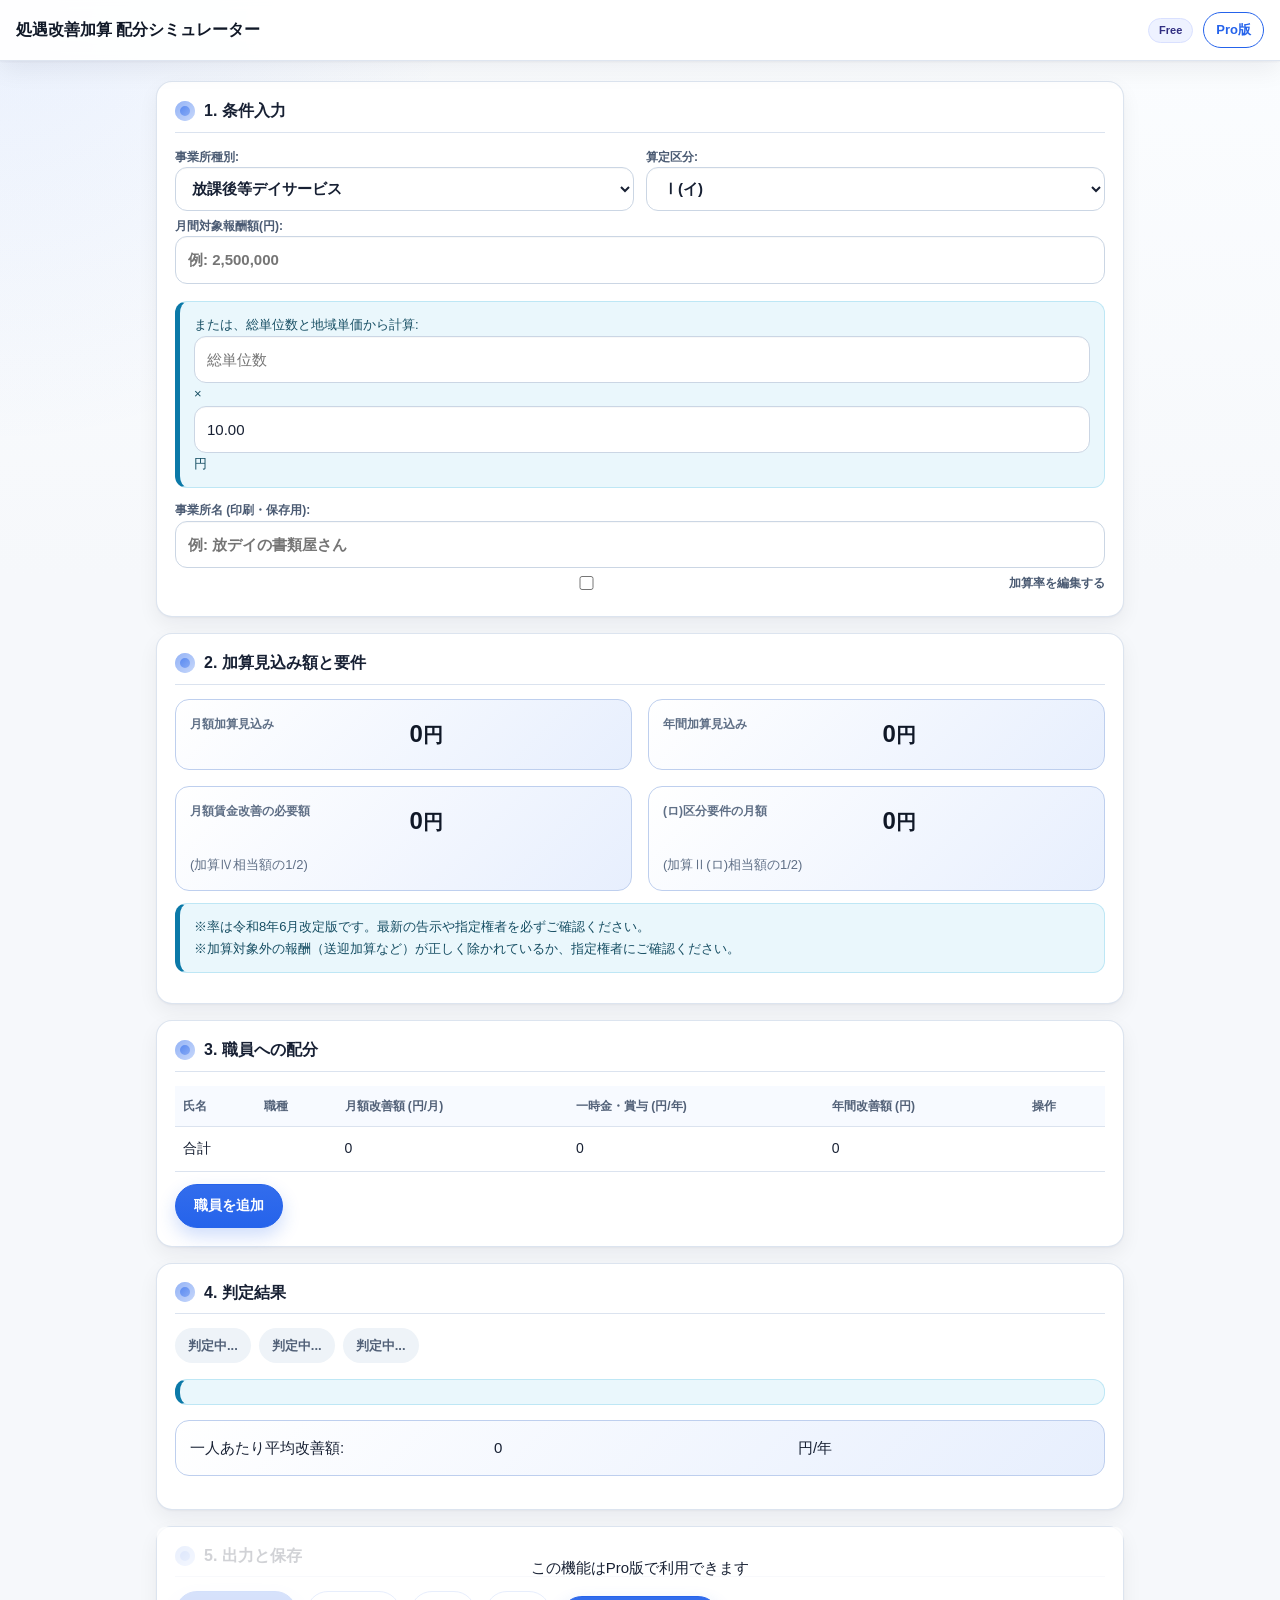
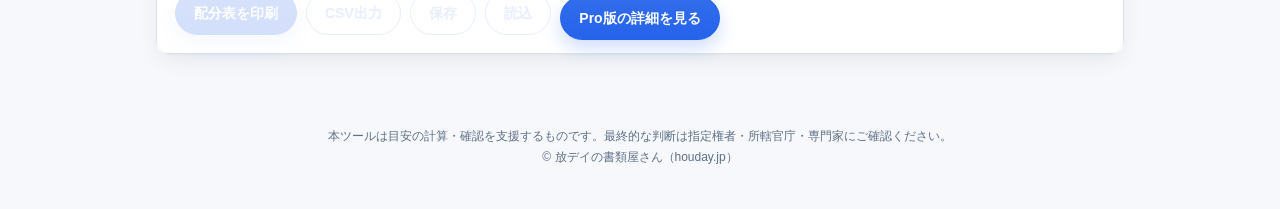
<file: apps/shoguu-sim/index.html>
<!DOCTYPE html>
<html lang="ja">
<head>
    <meta charset="UTF-8">
    <meta name="viewport" content="width=device-width, initial-scale=1.0">
    <title>処遇改善加算 配分シミュレーター - 放デイの書類屋さん</title>
    <link rel="stylesheet" href="../../common/theme.css">
    <link rel="stylesheet" href="app.css">
</head>
<body>
    <header class="app-header">
        <h1>処遇改善加算 配分シミュレーター</h1>
        <span class="badge" id="planBadge">Free</span>
        <button class="btn sm secondary" id="proBtn">Pro版</button>
    </header>

    <div class="container">
        <div class="card">
            <h2>1. 条件入力</h2>
            <div class="row">
                <label>事業所種別:
                    <select id="serviceType">
                        <option value="houdei">放課後等デイサービス</option>
                        <option value="jihatsu">児童発達支援</option>
                    </select>
                </label>
                <label>算定区分:
                    <select id="kasanKbn">
                        <option value="i_i">Ⅰ(イ)</option>
                        <option value="i_ro">Ⅰ(ロ)</option>
                        <option value="ii_i">Ⅱ(イ)</option>
                        <option value="ii_ro">Ⅱ(ロ)</option>
                        <option value="iii">Ⅲ</option>
                        <option value="iv">Ⅳ</option>
                    </select>
                </label>
            </div>
            <div class="row">
                 <label>月間対象報酬額(円):
                    <input type="number" id="hoshuGaku" placeholder="例: 2,500,000">
                </label>
            </div>
            <div class="note">
                または、総単位数と地域単価から計算:
                 <input type="number" id="totalTani" placeholder="総単位数"> × 
                 <input type="number" id="chiikiTanka" value="10.00" step="0.01" min="10" max="11.40"> 円
            </div>
             <div class="row">
                <label>事業所名 (印刷・保存用):
                    <input type="text" id="jigyoshoName" placeholder="例: 放デイの書類屋さん">
                </label>
            </div>

            <label class="row">
                <input type="checkbox" id="editRatesToggle"> 加算率を編集する
            </label>
            <div id="ratesEditor" class="hidden">
                <p class="note">告示改定などに備え、加算率を一時的に変更できます。この変更はブラウザに保存されます。</p>
                <div id="ratesInputs"></div>
                <button class="btn sm" id="resetRatesBtn">初期値に戻す</button>
            </div>
        </div>

        <div class="card">
            <h2>2. 加算見込み額と要件</h2>
            <div class="kpi-container">
                <div class="kpi">
                    <span class="label">月額加算見込み</span>
                    <span class="value" id="kasanMokomiMonthly">0<small>円</small></span>
                </div>
                <div class="kpi">
                    <span class="label">年間加算見込み</span>
                    <span class="value" id="kasanMokomiAnnual">0<small>円</small></span>
                </div>
                <div class="kpi">
                    <span class="label">月額賃金改善の必要額</span>
                    <span class="value" id="hitsuyouGakuMonthly">0<small>円</small></span>
                    <small class="muted">(加算Ⅳ相当額の1/2)</small>
                </div>
                <div class="kpi">
                    <span class="label">(ロ)区分要件の月額</span>
                    <span class="value" id="roYoukenGaku">0<small>円</small></span>
                    <small class="muted">(加算Ⅱ(ロ)相当額の1/2)</small>
                </div>
            </div>
             <p class="note">※率は令和8年6月改定版です。最新の告示や指定権者を必ずご確認ください。<br>※加算対象外の報酬（送迎加算など）が正しく除かれているか、指定権者にご確認ください。</p>
        </div>

        <div class="card">
            <h2>3. 職員への配分</h2>
            <div class="table-wrap">
                <table id="haibunTable">
                    <thead>
                        <tr>
                            <th>氏名</th>
                            <th>職種</th>
                            <th>月額改善額 (円/月)</th>
                            <th>一時金・賞与 (円/年)</th>
                            <th>年間改善額 (円)</th>
                            <th>操作</th>
                        </tr>
                    </thead>
                    <tbody>
                        <!-- 職員データはJSで追加 -->
                    </tbody>
                    <tfoot>
                        <tr>
                            <td colspan="2">合計</td>
                            <td id="totalMonthlyHaibun">0</td>
                            <td id="totalBonusHaibun">0</td>
                            <td id="totalAnnualHaibun">0</td>
                            <td></td>
                        </tr>
                    </tfoot>
                </table>
            </div>
            <div class="btn-row">
                <button class="btn" id="addStaffBtn">職員を追加</button>
            </div>
            <div id="proLimitAlert" class="alert hidden">
                <p>Free版では職員5名まで登録できます。</p>
                <p>Pro版にすると無制限に登録でき、CSV出力や複数データの保存も可能になります。</p>
                <button class="btn" id="proLeadBtn">Pro版の詳細を見る</button>
            </div>
        </div>

        <div class="card">
            <h2>4. 判定結果</h2>
            <div id="hanteiResult">
                <div class="pill muted" id="hanteiKasanTotal">判定中...</div>
                <div class="pill muted" id="hanteiMonthlyYoken">判定中...</div>
                <div class="pill muted" id="hanteiRoYoken">判定中...</div>
            </div>
            <p id="hanteiDetail" class="note"></p>
            <p class="kpi">一人あたり平均改善額: <span id="avgKaisenGaku">0</span> 円/年</p>
        </div>
        
        <div class="card">
            <h2>5. 出力と保存</h2>
            <div class="btn-row">
                <button class="btn" id="printBtn">配分表を印刷</button>
                <button class="btn secondary" id="csvExportBtn">CSV出力</button>
                <button class="btn secondary" id="saveBtn">保存</button>
                <button class="btn secondary" id="loadBtn">読込</button>
            </div>
            <div id="saveLoadModal" class="modal-bg hidden">
                <div class="modal">
                    <h3>保存/読込 (Pro版)</h3>
                    <p>データを複数保存し、名前をつけて呼び出すことができます。</p>
                    <div id="saveSlots"></div>
                     <div class="btn-row">
                        <input type="text" id="saveName" placeholder="保存名を入力">
                        <button class="btn" id="saveSlotBtn">この名前で保存</button>
                    </div>
                    <button class="btn secondary sm" id="closeModalBtn">閉じる</button>
                </div>
            </div>
            <div class="lock-overlay hidden" id="proLock">
                 <div class="pro-lock">
                     <p>この機能はPro版で利用できます</p>
                     <button class="btn" id="proLeadBtn2">Pro版の詳細を見る</button>
                 </div>
            </div>
        </div>
    </div>
    
    <footer class="app-footer">本ツールは目安の計算・確認を支援するものです。最終的な判断は指定権者・所轄官庁・専門家にご確認ください。<br>© 放デイの書類屋さん（houday.jp）</footer>

    <script src="../../common/license.js" data-app="shoguu-sim"></script>
    <script src="app.js"></script>
</body>
</html>
</file>
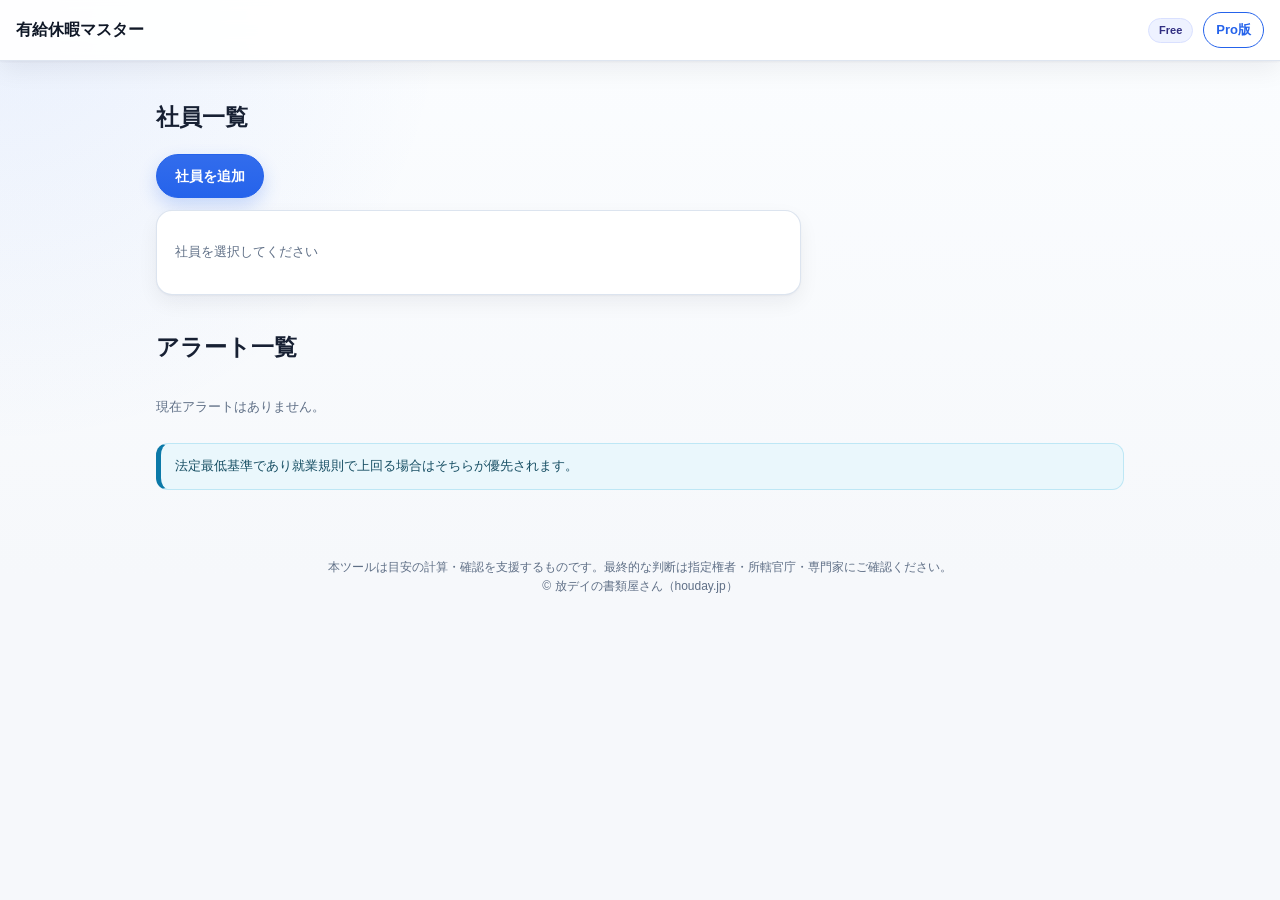
<file: apps/yukyu-master/index.html>
<!DOCTYPE html>
<html lang="ja">
<head>
  <meta charset="UTF-8">
  <meta name="viewport" content="width=device-width, initial-scale=1.0">
  <title>有給休暇マスター</title>
  <link rel="stylesheet" href="../../common/theme.css">
  <link rel="stylesheet" href="app.css">
</head>
<body>

  <header class="app-header">
    <h1>有給休暇マスター</h1>
    <span class="badge" id="planBadge">Free</span>
    <button class="btn sm secondary" id="proBtn">Pro版</button>
  </header>

  <main class="container">

    <div class="row">
      <div class="col-md-4">
        <h2>社員一覧</h2>
        <div id="employeeList"></div>
        <div class="btn-row">
            <button id="addEmployeeBtn" class="btn">社員を追加</button>
        </div>
        <div id="employeeLimitNote" class="note hidden">
            Free版では3名まで登録できます。Pro版では無制限に登録可能です。
            <button class="btn sm" id="proCtaEmployee">Pro版を見る</button>
        </div>
      </div>

      <div class="col-md-8">
        <div id="employeeDetails" class="hidden">
            <h2 id="employeeNameHeader"></h2>
            
            <div class="card">
                <h3>サマリー</h3>
                <div class="row kpi-container" id="kpi-summary">
                    <div class="kpi">
                        <label>現在の残日数</label>
                        <span id="kpi-remaining-days">--</span>日
                    </div>
                    <div class="kpi">
                        <label>今年度の取得日数</label>
                        <span id="kpi-taken-this-year">--</span>日
                    </div>
                    <div class="kpi">
                        <label>5日義務</label>
                        <span id="kpi-5day-obligation">--</span>
                    </div>
                     <div class="kpi">
                        <label>次の時効消滅</label>
                        <span id="kpi-next-expiry">--</span>
                    </div>
                </div>
            </div>

            <div class="card">
                <h3>付与スケジュール</h3>
                <div class="table-wrap">
                    <table id="grant-schedule-table">
                        <thead>
                            <tr>
                                <th>回数</th>
                                <th>付与日</th>
                                <th>付与日数</th>
                                <th>8割未満</th>
                                <th>時効消滅日</th>
                                <th>5日義務期限</th>
                                <th>義務達成</th>
                            </tr>
                        </thead>
                        <tbody id="grant-schedule-body">
                        </tbody>
                    </table>
                </div>
                 <div class="note">
                    付与日ごとに「8割未満で不付与」にチェックを入れると、その年の付与日数が0になります。
                </div>
            </div>
            
            <div class="card">
                <h3>取得日の登録</h3>
                <form id="add-leave-form" class="row">
                    <input type="date" id="leave-date" required>
                    <select id="leave-days">
                        <option value="1">1日</option>
                        <option value="0.5">0.5日</option>
                    </select>
                    <button type="submit" class="btn">登録</button>
                </form>
                <div class="table-wrap">
                    <table id="leave-history-table">
                        <thead>
                            <tr>
                                <th>取得日</th>
                                <th>日数</th>
                                <th>操作</th>
                            </tr>
                        </thead>
                        <tbody id="leave-history-body">
                        </tbody>
                    </table>
                </div>
            </div>

            <div class="card">
                 <h3>設定</h3>
                <div class="row">
                    <label>消化順序:</label>
                    <select id="consumption-order-select">
                        <option value="fifo">古い付与分から消化 (FIFO)</option>
                        <option value="lifo">新しい付与分から消化 (LIFO)</option>
                    </select>
                </div>
                 <div class="row">
                    <label>基準日統一:</label>
                    <input type="checkbox" id="unify-grant-date-checkbox">
                    <select id="unify-grant-date-select" class="hidden">
                        <option value="04-01">毎年4月1日</option>
                        <option value="10-01">毎年10月1日</option>
                    </select>
                     <span class="note">（Pro版機能）</span>
                </div>
            </div>
             <div class="card">
                <h3>データ管理</h3>
                <div class="btn-row">
                    <button id="print-ledger-btn" class="btn secondary">管理簿を印刷</button>
                    <button id="csv-export-btn" class="btn secondary">CSV出力 (Pro)</button>
                    <button id="json-backup-btn" class="btn ghost">JSONバックアップ</button>
                    <button id="json-restore-btn" class="btn ghost">JSON復元</button>
                </div>
            </div>
        </div>
        <div id="no-employee-selected" class="card muted">
            <p>社員を選択してください</p>
        </div>
      </div>
    </div>
    
    <div class="row">
        <div class="col-md-12">
            <h2>アラート一覧</h2>
            <div id="alerts-container" class="table-wrap">
                 <table id="alerts-table">
                    <thead>
                        <tr>
                            <th>社員</th>
                            <th>アラート内容</th>
                            <th>期限・日付</th>
                        </tr>
                    </thead>
                    <tbody id="alerts-body">
                    </tbody>
                </table>
            </div>
            <div id="no-alerts" class="muted">
                <p>現在アラートはありません。</p>
            </div>
        </div>
    </div>
    
    <div class="note">
        法定最低基準であり就業規則で上回る場合はそちらが優先されます。
    </div>
  </main>

  <footer class="app-footer">
    本ツールは目安の計算・確認を支援するものです。最終的な判断は指定権者・所轄官庁・専門家にご確認ください。<br>
    © 放デイの書類屋さん（houday.jp）
  </footer>

  <!-- Modal for Employee -->
  <div id="employeeModal" class="modal-bg hidden">
    <div class="modal">
        <h3 id="modal-title">社員の追加</h3>
        <form id="employeeForm">
            <input type="hidden" id="employeeId">
            <label for="employeeName">氏名:</label>
            <input type="text" id="employeeName" required>

            <label for="hireDate">入社日:</label>
            <input type="date" id="hireDate" required>

            <label for="workCategory">区分:</label>
            <select id="workCategory" required>
                <option value="standard">週30h以上・週5日以上</option>
                <option value="part_4">週4日</option>
                <option value="part_3">週3日</option>
                <option value="part_2">週2日</option>
                <option value="part_1">週1日</option>
            </select>
            
            <label for="annualPrescribedDays">年間所定日数 (任意):</label>
            <input type="number" id="annualPrescribedDays" placeholder="例: 217">

            <div class="btn-row">
                <button type="submit" class="btn">保存</button>
                <button type="button" id="cancelModal" class="btn secondary">キャンセル</button>
                <button type="button" id="deleteEmployeeBtn" class="btn danger hidden">削除</button>
            </div>
        </form>
    </div>
  </div>
  
  <input type="file" id="json-restore-input" class="hidden" accept=".json">

  <script src="../../common/license.js" data-app="yukyu-master"></script>
  <script src="app.js"></script>
</body>
</html>
</file>
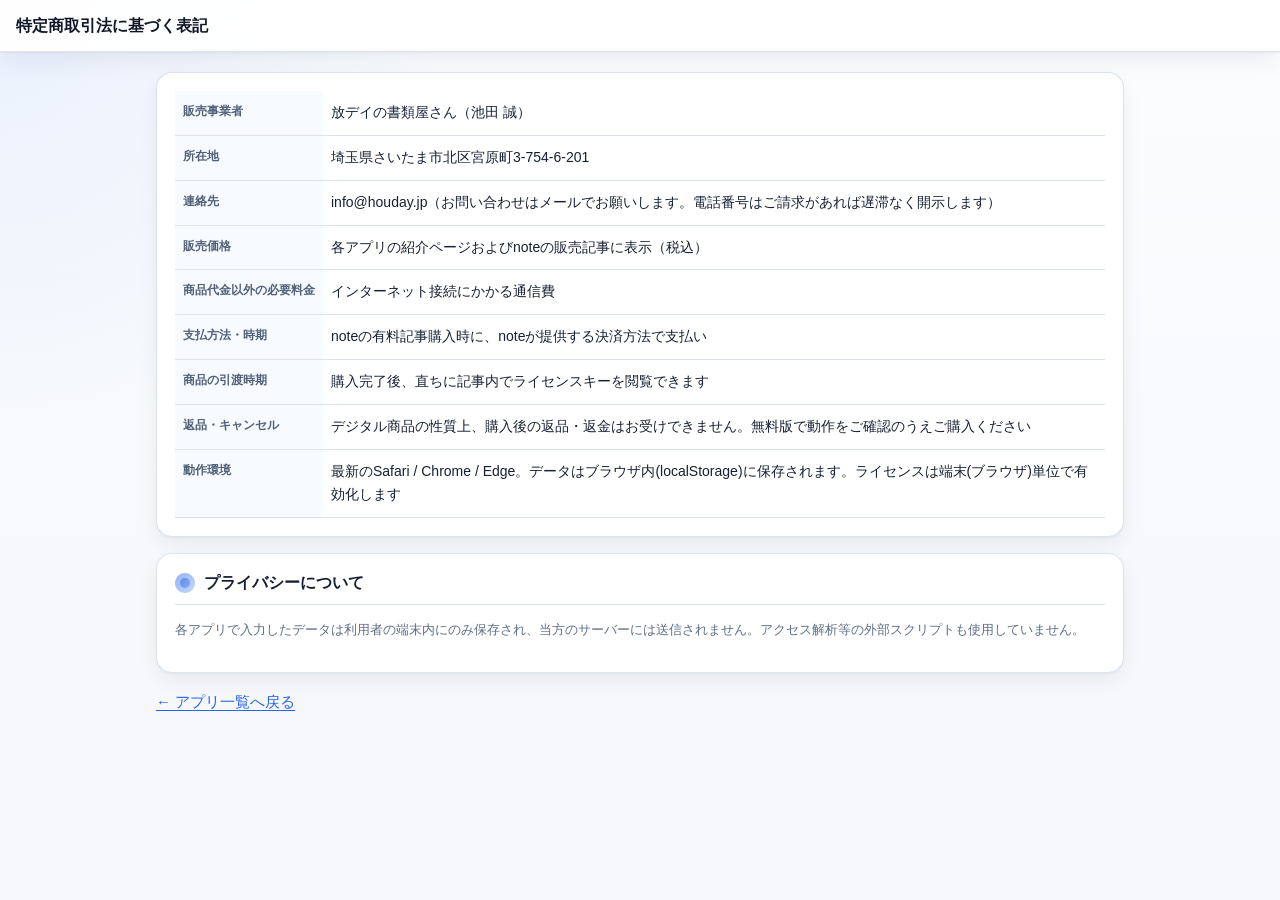
<file: tokushoho.html>
<!DOCTYPE html>
<html lang="ja"><head><meta charset="utf-8"><meta name="viewport" content="width=device-width,initial-scale=1"><title>特定商取引法に基づく表記 ── houday apps</title><link rel="stylesheet" href="./common/theme.css"></head>
<body>
<header class="app-header"><h1>特定商取引法に基づく表記</h1></header>
<div class="container">
<div class="card">
<table>
<tr><th>販売事業者</th><td>放デイの書類屋さん（池田 誠）</td></tr>
<tr><th>所在地</th><td>埼玉県さいたま市北区宮原町3-754-6-201</td></tr>
<tr><th>連絡先</th><td>info@houday.jp（お問い合わせはメールでお願いします。電話番号はご請求があれば遅滞なく開示します）</td></tr>
<tr><th>販売価格</th><td>各アプリの紹介ページおよびnoteの販売記事に表示（税込）</td></tr>
<tr><th>商品代金以外の必要料金</th><td>インターネット接続にかかる通信費</td></tr>
<tr><th>支払方法・時期</th><td>noteの有料記事購入時に、noteが提供する決済方法で支払い</td></tr>
<tr><th>商品の引渡時期</th><td>購入完了後、直ちに記事内でライセンスキーを閲覧できます</td></tr>
<tr><th>返品・キャンセル</th><td>デジタル商品の性質上、購入後の返品・返金はお受けできません。無料版で動作をご確認のうえご購入ください</td></tr>
<tr><th>動作環境</th><td>最新のSafari / Chrome / Edge。データはブラウザ内(localStorage)に保存されます。ライセンスは端末(ブラウザ)単位で有効化します</td></tr>
</table>
</div>
<div class="card"><h2>プライバシーについて</h2><p class="muted">各アプリで入力したデータは利用者の端末内にのみ保存され、当方のサーバーには送信されません。アクセス解析等の外部スクリプトも使用していません。</p></div>
<p><a href="./">← アプリ一覧へ戻る</a></p>
</div>
</body></html>
</file>
<file: common/theme.css>
/* かんたんツール 共通テーマ */
:root{
  --bg:#f6f8fb;
  --bg-soft:#eef6ff;
  --card:#ffffff;
  --text:#172033;
  --muted:#5f6f86;
  --line:#dbe3ef;
  --primary:#2563eb;
  --primary-ink:#ffffff;
  --primary-soft:#eaf2ff;
  --accent:#f59e0b;
  --ok:#16834d;
  --warn:#a86600;
  --ng:#c5222a;
  --info:#0b79a8;
  --radius:16px;
  --radius-sm:12px;
  --shadow:0 1px 2px rgba(15,23,42,.06),0 12px 32px rgba(15,23,42,.08);
  --shadow-soft:0 1px 2px rgba(15,23,42,.04),0 8px 20px rgba(15,23,42,.06);
  --focus:0 0 0 4px color-mix(in srgb,var(--primary) 18%,transparent);
  --bg-color:var(--bg);
  --bg-color-offset:#eef3f8;
  --border-color:var(--line);
  --border-radius:var(--radius);
  --primary-color:var(--primary);
  --text-muted:var(--muted);
  --danger-color:var(--ng);
  --background-hover-color:#eef6ff;
  --ok-color-text:#147a46;
  --ng-color-text:#b91c1c;
  color-scheme:light;
}
*{box-sizing:border-box}
html,body{margin:0;padding:0}
body{
  min-height:100vh;
  font-family:-apple-system,BlinkMacSystemFont,"Helvetica Neue","Hiragino Sans","Hiragino Kaku Gothic ProN","Noto Sans JP",Meiryo,sans-serif;
  background:
    radial-gradient(circle at top left,rgba(37,99,235,.08),transparent 28rem),
    linear-gradient(180deg,#fbfdff 0%,var(--bg) 36rem);
  color:var(--text);
  line-height:1.7;
  font-size:15px;
  -webkit-text-size-adjust:100%;
  font-variant-numeric:tabular-nums;
}
a{color:var(--primary);text-decoration-thickness:.08em;text-underline-offset:.18em}
img,svg{max-width:100%}
button,input,select,textarea{font:inherit}
.app-header{
  position:sticky;
  top:0;
  z-index:20;
  background:rgba(255,255,255,.92);
  border-bottom:1px solid rgba(219,227,239,.9);
  box-shadow:0 1px 2px rgba(15,23,42,.05),0 10px 24px rgba(15,23,42,.06);
  backdrop-filter:blur(14px);
  padding:calc(12px + env(safe-area-inset-top,0px)) 16px 12px;
  display:flex;
  align-items:center;
  gap:10px;
}
.app-header h1{font-size:16px;margin:0;font-weight:800;letter-spacing:0;flex:1;white-space:nowrap;overflow:hidden;text-overflow:ellipsis;color:#101827}
.app-icon{
  width:38px;
  height:38px;
  border-radius:13px;
  display:inline-flex;
  align-items:center;
  justify-content:center;
  flex:0 0 auto;
  color:var(--primary);
  background:linear-gradient(135deg,#fff 0%,color-mix(in srgb,var(--primary) 11%,#fff) 100%);
  border:1px solid color-mix(in srgb,var(--primary) 18%,#dbe3ef);
  box-shadow:inset 0 1px 0 rgba(255,255,255,.9),0 6px 14px rgba(15,23,42,.08);
}
.app-icon img,.app-icon svg{width:22px;height:22px;display:block}
.app-header .badge{
  font-size:11px;
  line-height:1;
  padding:6px 10px;
  border-radius:999px;
  background:#eef2ff;
  color:#312e81;
  font-weight:800;
  border:1px solid #d9e0ff;
}
.app-header .badge.pro{background:#fff4cf;color:#7a4b00;border-color:#f7dda3}
.container{width:min(100%,1000px);margin:0 auto;padding:20px 16px 28px}
.card{
  background:var(--card);
  border:1px solid rgba(219,227,239,.95);
  border-radius:var(--radius);
  box-shadow:var(--shadow-soft);
  padding:18px;
  margin-bottom:16px;
}
.card-head{display:flex;align-items:center;justify-content:space-between;gap:12px;margin-bottom:12px}
.card h2{
  position:relative;
  display:flex;
  align-items:center;
  gap:9px;
  font-size:16px;
  line-height:1.35;
  margin:0 0 14px;
  padding-bottom:10px;
  border-bottom:1px solid var(--line);
  font-weight:800;
  letter-spacing:0;
}
.card h2::before{
  content:"";
  width:20px;
  height:20px;
  border-radius:999px;
  flex:0 0 auto;
  background:
    linear-gradient(135deg,color-mix(in srgb,var(--primary) 85%,#fff),color-mix(in srgb,var(--primary) 45%,#fff));
  box-shadow:inset 0 0 0 5px rgba(255,255,255,.42);
}
.card h3{font-size:14px;margin:14px 0 8px;font-weight:800;color:#273247}
.row{display:flex;flex-wrap:wrap;gap:12px}
.row>*{flex:1 1 200px}
label{display:block;font-size:12px;color:#4b5b73;margin-bottom:5px;font-weight:800}
input[type=text],input[type=number],input[type=date],input[type=month],input[type=file],input[type=color],select,textarea{
  width:100%;
  min-height:44px;
  padding:10px 12px;
  border:1px solid #cbd6e4;
  border-radius:12px;
  font-size:15px;
  background:#fff;
  color:var(--text);
  box-shadow:inset 0 1px 1px rgba(15,23,42,.03);
}
input[type=color]{padding:4px}
textarea{min-height:104px;resize:vertical}
input:focus,select:focus,textarea:focus{
  outline:none;
  border-color:var(--primary);
  box-shadow:var(--focus),inset 0 1px 1px rgba(15,23,42,.03);
}
input[readonly]{background:#f8fafc;color:#4b5563}
.btn{
  min-height:44px;
  display:inline-flex;
  align-items:center;
  justify-content:center;
  gap:7px;
  padding:10px 18px;
  border-radius:999px;
  border:1px solid var(--primary);
  background:linear-gradient(180deg,color-mix(in srgb,var(--primary) 94%,#fff),var(--primary));
  color:var(--primary-ink);
  font-size:14px;
  font-weight:800;
  cursor:pointer;
  text-decoration:none;
  line-height:1.2;
  box-shadow:0 8px 18px color-mix(in srgb,var(--primary) 22%,transparent);
  transition:transform .12s ease,box-shadow .12s ease,background-color .12s ease,border-color .12s ease;
}
.btn:hover{filter:brightness(1.03)}
.btn:active{transform:scale(.98)}
.btn:focus-visible{outline:none;box-shadow:var(--focus),0 8px 18px color-mix(in srgb,var(--primary) 22%,transparent)}
.btn.secondary{background:#fff;color:var(--primary);box-shadow:none}
.btn.ghost{background:transparent;border-color:var(--line);color:#273247;box-shadow:none}
.btn.danger{background:#fff;border-color:var(--ng);color:var(--ng);box-shadow:none}
.btn.sm{min-height:36px;padding:7px 12px;font-size:13px}
.btn svg{width:18px;height:18px;flex:0 0 auto}
.btn-icon{
  width:44px;
  min-width:44px;
  padding:0;
  border-radius:999px;
}
.btn:disabled{opacity:.55;cursor:not-allowed;transform:none}
.btn-row{display:flex;flex-wrap:wrap;gap:9px;margin-top:12px;align-items:center}
table{width:100%;border-collapse:separate;border-spacing:0;font-size:14px}
th,td{padding:10px 8px;border-bottom:1px solid var(--line);text-align:left;vertical-align:top}
th{background:#f7faff;font-weight:800;font-size:12px;color:#526178;white-space:nowrap}
td.num,th.num{text-align:right;font-variant-numeric:tabular-nums}
.table-wrap{overflow-x:auto;-webkit-overflow-scrolling:touch}
.pill{
  display:inline-flex;
  align-items:center;
  min-height:24px;
  padding:3px 10px;
  border-radius:999px;
  font-size:12px;
  font-weight:800;
}
.pill.ok{background:#e6f7ed;color:#146c43}
.pill.warn{background:#fff3cf;color:#7a4b00}
.pill.ng{background:#ffe8ea;color:#a51d25}
.pill.muted{background:#eef3f8;color:#526178}
.pill.info{background:#e6f6fc;color:#086788}
.kpi{display:grid;grid-template-columns:repeat(auto-fit,minmax(140px,1fr));gap:12px}
.kpi .tile,.kpi:not(.tile){
  background:linear-gradient(135deg,#fff 0%,color-mix(in srgb,var(--primary) 8%,#f8fbff) 100%);
  border:1px solid color-mix(in srgb,var(--primary) 16%,var(--line));
  border-radius:14px;
  padding:14px;
}
.kpi .tile .v,.kpi .value{
  font-size:24px;
  font-weight:900;
  letter-spacing:0;
  color:#101827;
  font-variant-numeric:tabular-nums;
}
.kpi .tile .l,.kpi .label,.kpi .unit{font-size:12px;color:var(--muted);font-weight:700}
.muted{color:var(--muted);font-size:13px}
.note,.alert{
  padding:12px 14px;
  border-radius:12px;
  font-size:13px;
  margin:12px 0;
  border:1px solid transparent;
}
.note{background:#eaf7fc;border-color:#bee7f5;border-left:5px solid var(--info);color:#164e63}
.alert{background:#fff7e0;border-color:#f8dea3;border-left:5px solid var(--warn);color:#684100}
.empty{
  display:grid;
  place-items:center;
  gap:10px;
  min-height:180px;
  padding:24px;
  text-align:center;
  color:var(--muted);
}
.empty img,.empty svg{width:min(180px,60vw)}
.hero{position:relative}
.hidden{display:none!important}
.app-footer{text-align:center;color:var(--muted);font-size:12px;padding:28px 16px calc(42px + env(safe-area-inset-bottom,0px))}
.app-footer a{color:#4b5b73}
.pro-lock{position:relative}
.pro-lock .lock-overlay{
  position:absolute;
  inset:0;
  background:rgba(255,255,255,.78);
  backdrop-filter:blur(3px);
  display:flex;
  align-items:center;
  justify-content:center;
  border-radius:var(--radius);
  text-align:center;
  padding:16px;
  z-index:5;
}
.modal-bg{position:fixed;inset:0;background:rgba(15,23,42,.48);display:flex;align-items:center;justify-content:center;z-index:100;padding:16px}
.modal{background:#fff;border-radius:18px;max-width:440px;width:100%;padding:22px;box-shadow:0 24px 70px rgba(15,23,42,.28)}
.modal h2,.modal h3{margin-top:0;font-size:17px}
hr{border:0;border-top:1px solid var(--line);margin:16px 0}
@media (max-width:600px){
  body{font-size:14px}
  .container{padding:14px 12px 24px}
  .card{padding:14px;border-radius:14px}
  .app-header{padding-left:12px;padding-right:12px}
  .app-header h1{font-size:15px}
  .app-icon{width:34px;height:34px;border-radius:12px}
}
@media print{
  .app-header,.btn,.btn-row,.app-footer,.no-print{display:none!important}
  body{background:#fff;color:#000}
  .container{padding:0}
  .card{box-shadow:none;border:1px solid #999;break-inside:avoid}
}
</file>
<file: apps/jitchi-check/app.css>
@charset "UTF-8";

/* 基本レイアウト */
body {
  background-color: #f4f5f7;
}

.container {
  max-width: 960px;
  margin: 0 auto;
  padding: 1rem;
}

/* アコーディオン形式のカテゴリ */
details > summary {
  padding: 0.5rem 1rem;
  background-color: #e9ecef;
  border: 1px solid #dee2e6;
  border-radius: 0.25rem;
  margin-top: 1rem;
  cursor: pointer;
  font-weight: bold;
}
details[open] > summary {
  border-bottom-left-radius: 0;
  border-bottom-right-radius: 0;
}
details > :not(summary) {
  border: 1px solid #dee2e6;
  border-top: none;
  padding: 1rem;
  border-bottom-left-radius: 0.25rem;
  border-bottom-right-radius: 0.25rem;
}


/* チェック項目 */
.check-item {
  margin-bottom: 1rem;
  padding: 1rem;
}

.check-item-main {
  display: flex;
  flex-direction: column;
}

.check-item p {
  margin: 0 0 0.5rem;
}

.check-item-meta {
  display: flex;
  align-items: center;
  gap: 0.5rem;
  font-size: 0.8em;
  color: #6c757d;
  margin-bottom: 0.75rem;
}

.check-item-meta .basis {
  font-style: italic;
}

.check-item-answer {
  display: flex;
  gap: 1rem;
  flex-wrap: wrap;
}

.check-item-answer label {
  cursor: pointer;
  display: flex;
  align-items: center;
}

.memo-details {
  margin-top: 0.5rem;
}
.memo-details summary {
    font-size: 0.8rem;
    color: #6c757d;
    cursor: pointer;
}

.memo {
  width: 100%;
  box-sizing: border-box;
  min-height: 50px;
  margin-top: 0.5rem;
  font-size: 0.9rem;
}

/* ヘッダー情報入力欄 */
#infoInputs .row {
  align-items: center;
}
#infoInputs label {
  font-weight: bold;
  margin-right: 0.5rem;
}

/* 進捗バー */
#progress-bar-container {
  display: flex;
  align-items: center;
  gap: 1rem;
}
#progress {
  flex-grow: 1;
}

/* 結果表示 */
.result-kpis {
  display: flex;
  gap: 1rem;
  justify-content: space-around;
  text-align: center;
}
.result-kpis .kpi .value {
  font-size: 2.5rem;
}

/* 改善計画 */
#improvementPlan textarea, #improvementPlan input {
  width: 100%;
  box-sizing: border-box;
}

#planProNote button {
  margin-left: 1rem;
}


/* 印刷用スタイル */
@media print {
  body {
    background-color: #fff;
    font-size: 10pt;
  }
  .app-header, .btn-row, .note, #infoInputs button {
    display: none !important;
  }
  .container {
    padding: 0;
  }
  .card {
    border: 1px solid #ccc;
    box-shadow: none;
  }
  details > summary {
    background-color: #f8f9fa;
  }
  details[open] {
    page-break-inside: avoid;
  }
  a {
    text-decoration: none;
    color: inherit;
  }

  /* 印刷用のヘッダーを生成 */
  #print-header {
    display: block !important;
    text-align: center;
    margin-bottom: 2rem;
    border-bottom: 2px solid #000;
    padding-bottom: 1rem;
  }

  #improvementPlan textarea, #improvementPlan input[type="text"], #improvementPlan input[type="date"] {
    border: none;
    background: #fff;
    -webkit-appearance: none;
    appearance: none;
  }

  #improvementPlan td, #improvementPlan th {
    vertical-align: top;
  }

}

#print-header {
  display: none;
}
</file>
<file: apps/keikaku-tracker/app.css>
.kpi .tile.ng .v{color:var(--ng)}.kpi .tile.warn .v{color:var(--warn)}
.pro-tag{font-size:10px;background:#fef3c7;color:#92400e;border-radius:999px;padding:1px 6px;margin-left:2px}
.pill.attention{background:#fef9c3;color:#854d0e}
td .d{white-space:nowrap}
td .sub{display:block;font-size:11px;color:var(--muted)}
tr.row-ng td:first-child{border-left:4px solid var(--ng)}tr.row-warn td:first-child{border-left:4px solid var(--warn)}tr.row-attention td:first-child{border-left:4px solid #eab308}
.modal-wide{max-width:640px}
.timeline .day{display:flex;gap:10px;padding:8px 0;border-bottom:1px dashed var(--line)}
.timeline .day .date{min-width:110px;font-weight:600;font-variant-numeric:tabular-nums}
.timeline .day .date.past{color:var(--ng)}
.timeline .ev{display:flex;flex-wrap:wrap;gap:6px 12px}
.timeline .ev span{font-size:13px}
.ops{display:flex;flex-direction:column;gap:4px;min-width:96px}
.filters>*{flex:1 1 140px}
@media print{.filters,.ops{display:none!important}th:last-child,td:last-child{display:none}}
</file>
<file: apps/sanshu-timer/app.css>
/* app.css */

/* General Layout */
.container {
    padding: 1rem;
    max-width: 800px; /* PCでの閲覧性を考慮 */
    margin: 0 auto;
}

/* Kpi Group */
.kpi-group {
    display: flex;
    justify-content: space-around;
    text-align: center;
    margin-bottom: 1rem;
    background: #f5f5f5;
    padding: 10px;
    border-radius: 8px;
}
#round-timer-display {
    font-size: 2.5rem;
    font-weight: bold;
    color: #333;
}
#current-round-display, #total-timer-display {
    font-size: 1.2rem;
}

/* Checkpoint Bar */
#checkpoint-bar table {
    width: 100%;
    border-collapse: collapse;
    table-layout: fixed;
}
#checkpoint-bar th, #checkpoint-bar td {
    padding: 4px;
    text-align: center;
    font-size: 0.75rem;
    white-space: nowrap;
    overflow: hidden;
    text-overflow: ellipsis;
}
#checkpoint-bar .current-subject {
    background-color: #dbeafe; /* blue-100 */
    font-weight: bold;
}
#checkpoint-bar .target-subject {
    border-bottom: 2px solid #ef4444; /* red-500 */
}
#checkpoint-bar .progress-diff {
    font-weight: bold;
}
#checkpoint-bar .progress-diff.plus {
    color: #22c55e; /* green-500 */
}
#checkpoint-bar .progress-diff.minus {
    color: #ef4444; /* red-500 */
}


/* Question Grid */
.question-grid {
    display: grid;
    gap: 5px;
    margin-top: 1rem;
}
#question-grid-takuitsu {
    grid-template-columns: repeat(auto-fill, minmax(40px, 1fr));
}
#question-grid-sentaku {
    grid-template-columns: repeat(5, 1fr);
}

.question-grid .subject-group {
    grid-column: 1 / -1;
    display: contents;
}
.question-grid .subject-name {
    grid-column: 1 / -1;
    margin-top: 10px;
    padding: 5px;
    background: #eee;
    font-weight: bold;
    font-size: 0.9rem;
}
.question-btn, .sentaku-kuuran-btn {
    width: 100%;
    height: 40px;
    border: 1px solid #ccc;
    background: #fff;
    cursor: pointer;
    font-weight: bold;
    display: flex;
    align-items: center;
    justify-content: center;
    transition: background-color 0.2s, color 0.2s;
}

.question-btn.l1, .sentaku-kuuran-btn.l1 { background-color: #a7f3d0; } /* green-200 */
.question-btn.l2, .sentaku-kuuran-btn.l2 { background-color: #fef08a; } /* yellow-200 */
.question-btn.l3, .sentaku-kuuran-btn.l3 { background-color: #fecaca; } /* red-200 */
.question-btn.done, .sentaku-kuuran-btn.done { background-color: #e5e7eb; text-decoration: line-through; } /* gray-200 */

.question-btn.disabled, .sentaku-kuuran-btn.disabled {
    background-color: #f3f4f6; /* gray-100 */
    color: #9ca3af; /* gray-400 */
    cursor: not-allowed;
}
#question-grid-sentaku .sentaku-subject-label {
    display: flex;
    align-items: center;
    justify-content: center;
    font-size: 0.8rem;
    text-align: center;
    background-color: #f3f4f6; /* gray-100 */
}

/* Sentaku mode specific states */
.sentaku-kuuran-btn.safe { background-color: #a7f3d0; } /* green-200 */
.sentaku-kuuran-btn.danger { background-color: #fecaca; } /* red-200 */


/* Result Screen */
#result-summary table, #result-cp-diff table {
    width: 100%;
}
#result-warnings .alert {
    margin-top: 1rem;
}

/* History Screen */
#history-list-full .card {
    margin-bottom: 1rem;
    cursor: pointer;
}
#history-list-full .card:hover {
    background-color: #f9fafb;
}

/* Lock overlay for pro features */
.pro-lock {
    display: inline-block;
    filter: grayscale(1);
    opacity: 0.8;
}
input:disabled {
    background-color: #e5e7eb;
    cursor: not-allowed;
}

/* Other utilities */
.hidden {
    display: none !important;
}

/* Print specific styles */
@media print {
    .app-header, .btn-row, .app-footer, .card h2, #settings-card, #history-btn, #toggle-usage-btn, #back-to-top-btn, #back-to-top-from-history-btn, #pause-resume-btn, #stop-btn {
        display: none;
    }
    #main, .container {
        padding: 0;
        margin: 0;
    }
    .card {
        border: none;
        box-shadow: none;
    }
    .kpi-group {
        border-bottom: 1px solid #ccc;
        border-radius: 0;
    }
    .question-grid {
        -webkit-print-color-adjust: exact;
        color-adjust: exact;
    }
}
</file>
<file: apps/shoguu-sim/app.css>
/* #kpi-container をFlexboxで横並びにする */
.kpi-container {
    display: flex;
    flex-wrap: wrap;
    gap: 1rem;
}

.kpi {
    flex-grow: 1;
    min-width: 200px;
}

#haibunTable {
    width: 100%;
}

#haibunTable input, #haibunTable select {
    width: 100%;
}

/* 判定結果のpillデザイン */
#hanteiResult {
    display: flex;
    flex-wrap: wrap;
    gap: 0.5rem;
    margin-bottom: 1rem;
}

#hanteiResult .pill {
    padding: 0.5em 1em;
}

/* Pro版のロック表示 */
.lock-overlay {
    position: absolute;
    inset: 0;
    background: rgba(255, 255, 255, 0.8);
    display: flex;
    justify-content: center;
    align-items: center;
    text-align: center;
    border-radius: 8px; /* .cardの角丸に合わせる */
}
/* 5.出力と保存カードにだけposition:relativeを適用 */
.card:has(#proLock) {
    position: relative;
}

/* 印刷用スタイル */
@media print {
    /* theme.cssでボタン等は非表示になる想定だが、念のため */
    .app-header button, .btn, .btn-row, .no-print {
        display: none !important;
    }

    .card {
        box-shadow: none;
        border: 1px solid #ccc;
    }

    h1, h2 {
        page-break-after: avoid;
    }

    table {
        page-break-inside: auto;
    }

    tr {
        page-break-inside: avoid;
    }
}
</file>
<file: apps/yukyu-master/app.css>
/* 基本的なスタイル */
body {
    font-family: sans-serif;
    line-height: 1.6;
}

.kpi-container {
    gap: 1rem;
}

.kpi {
    flex: 1;
    text-align: center;
    padding: 0.5rem;
    background: #f9f9f9;
    border-radius: 4px;
}

.kpi label {
    display: block;
    font-size: 0.8em;
    color: #555;
}

.kpi span {
    font-size: 1.5em;
    font-weight: bold;
}

#employeeList .employee-item {
    display: flex;
    justify-content: space-between;
    align-items: center;
    padding: 10px;
    border: 1px solid #ccc;
    border-radius: 4px;
    margin-bottom: 5px;
    cursor: pointer;
}

#employeeList .employee-item.active {
    background-color: #e0f7ff;
    border-color: #007bff;
}

#employeeList .employee-item:hover {
    background-color: #f0f0f0;
}

.col-md-4 {
    flex: 0 0 33.333333%;
    max-width: 33.333333%;
}

.col-md-8 {
    flex: 0 0 66.666667%;
    max-width: 66.666667%;
}

.col-md-12 {
    flex: 0 0 100%;
    max-width: 100%;
}


/* 印刷用スタイル */
@media print {
    body {
        font-size: 10pt;
    }
    .app-header, .app-footer, .btn, .btn-row, #add-leave-form, #employeeList, .note, h2, #alerts-container, form {
        display: none !important;
    }
    .container, .card, .table-wrap {
        border: none !important;
        box-shadow: none !important;
        padding: 0 !important;
        margin: 0 !important;
    }
    
    #employeeDetails {
        display: block !important;
    }
    
    .col-md-8 {
       flex: 0 0 100%;
       max-width: 100%;
    }
}
</file>
